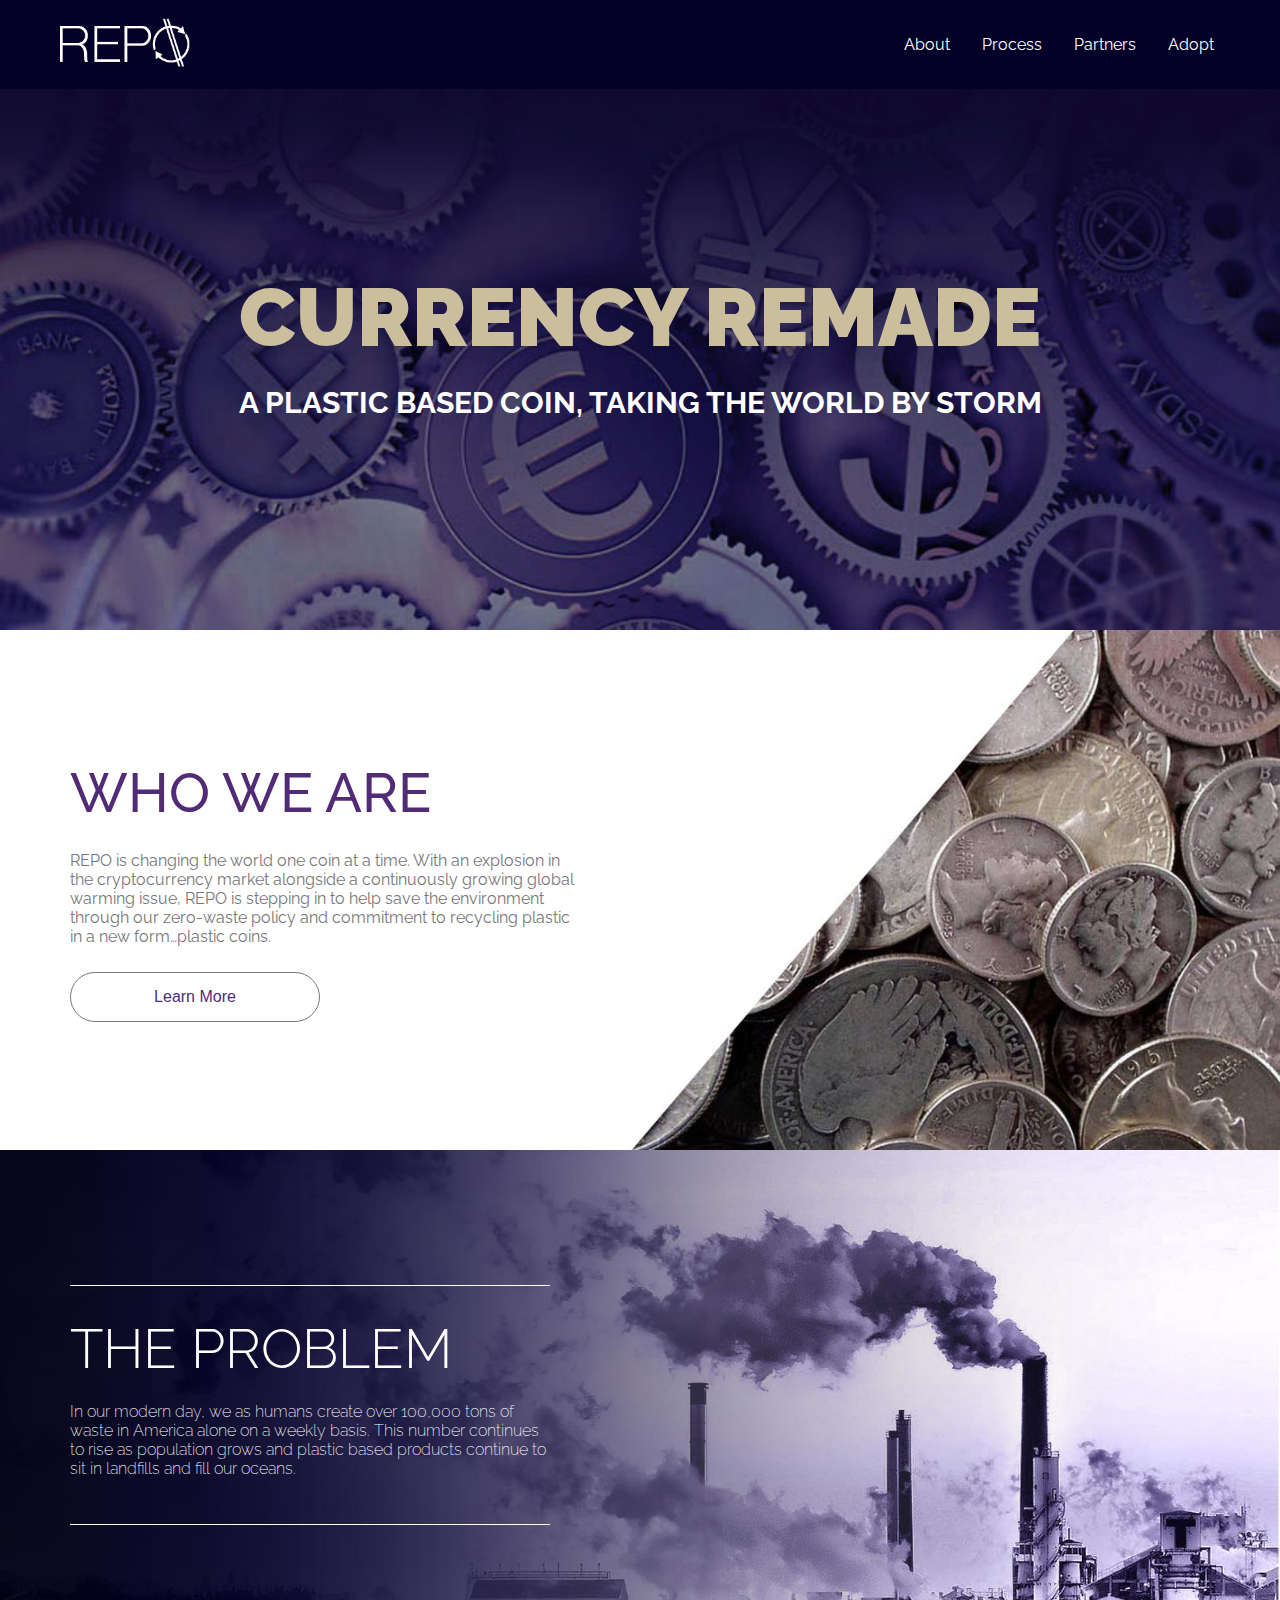
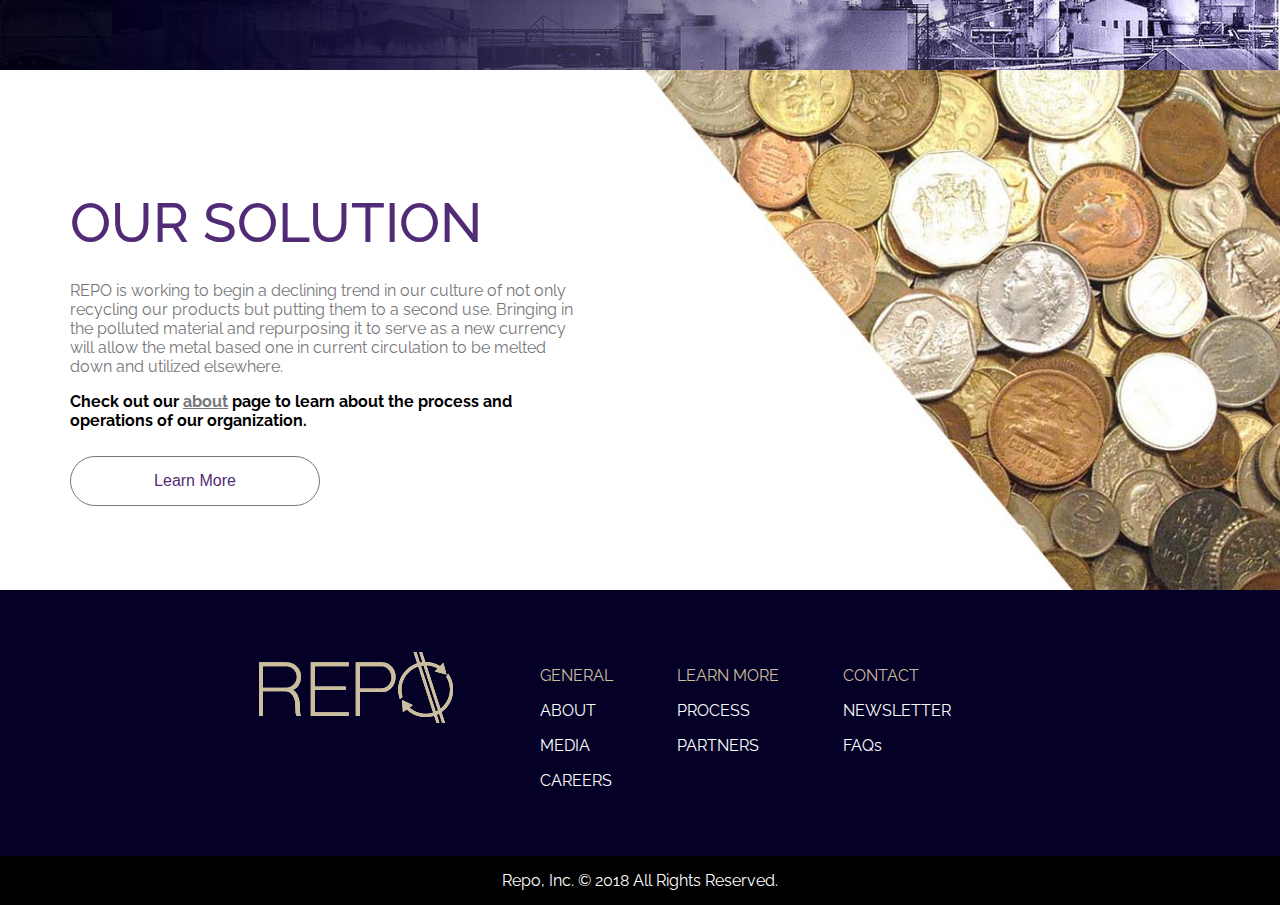
<file: index.html>
<!doctype html>
<html>
<head>
<meta charset="UTF-8">
<meta name="viewport" content="width=device-width, initial-scale=1">
	<title>WELCOME</title>
	<link href="https://fonts.googleapis.com/css?family=Raleway" rel="stylesheet">
	<link rel="stylesheet" type="text/css" href="css/main.css">
	<link rel="stylesheet" media="screen and (min-width: 1186px) and (max-width: 1452px)" href="css/tophigh.css">
	<link rel="stylesheet" media="screen and (min-width: 1038px) and (max-width: 1185px)" href="css/large.css">
	<link rel="stylesheet" media="screen and (min-width: 813px) and (max-width: 1037px)" href="css/biggish.css">
	<link rel="stylesheet" media="screen and (min-width: 727px) and (max-width: 812px)" href="css/liddy.css">
	<link rel="stylesheet" media="screen and (min-width: 600px) and (max-width: 726px)" href="css/medium.css">
	<link rel="stylesheet" media="screen and (min-width: 406px) and (max-width: 599px)" href="css/middy.css">
	<link rel="stylesheet" media="screen and (min-width: 300px) and (max-width: 405px)" href="css/small.css">

	<link rel="icon" href="images/repotab_ai/repo_tab.png">
</head>

<body>
	 <header>
		 <nav>
	<a href="index.html"><img src="images/logo-white.png" id="siteID"></a>
</div>

<ul>
	<li><a href="about.html">About</a></li>
	<li><a href="process.html">Process</a></li>
	<li><a href="partners.html">Partners</a></li>
	<li><a href="adopt.html">Adopt</a></li>
</ul>
</nav>


	<div id="center">
        <h1 id="big">CURRENCY REMADE</h1>
        <h2>A PLASTIC BASED COIN, TAKING THE WORLD BY STORM</h2>
		</div>
    </header>

<main>
	<section class="maininfo">
	<div class="content-wrap-paragraph">

	<div class="col_left">
			<h1 class="purple"> WHO WE ARE </h1>
			<p> REPO is changing the world one coin at a time. With an explosion in the cryptocurrency market alongside a continuously growing global warming issue, REPO is stepping in to help save the environment through our zero-waste policy and commitment to recycling plastic in a new form…plastic coins.
 </p>
		<button class="button"><a href="about.html"> Learn More </a> </button>

		</div>
		</div>
	</section>



		<section class="maininfo_secondsection">

	<div class="content-wrap-paragraph">

	<div class="problem">
	<div class="col_left">
			<h1 class="white"> THE PROBLEM </h1>
			<p class="text_secondsection">In our modern day, we as humans create over 100,000 tons of waste in America alone on a weekly basis. This number continues to rise as population grows and plastic based products continue to sit in landfills and fill our oceans.</p>
	</div>
		</div>
		</div>
	</section>


	<section class="maininfo_thirdsection">
	<div class="content-wrap-paragraph">

	<div class="col_left">
			<h1 class="purple"> OUR SOLUTION </h1>
			<p> REPO is working to begin a declining trend in our culture of not only recycling our products but putting them to a second use. Bringing in the polluted material and repurposing it to serve as a new currency will allow the metal based one in current circulation to be melted down and utilized elsewhere.
 </p>

 <p style="color:black"><b>Check out our <a href="about.html">about</a> page to learn about the process and operations of our organization.</b></p>

		<button class="button"><a href="about.html"> Learn More </a> </button>

		</div>
		</div>
	</section>


	</main>
<footer>
	<div id="allfooter">
			<a href="index.html"><img class="logo_footer" src="images/logo_footer.png"></a>
	<div class="inline">
		<p class="gold_footer">GENERAL</p>
		<p class="white_footer"><a href="about.html">ABOUT</a></p>
		<p class="white_footer"><a href="media.html">MEDIA</a></p>
		<p class="white_footer"><a href="careers.html">CAREERS</a></p>
		</div>

		<div class="inline">
			<p class="gold_footer">LEARN MORE</p>
		<p class="white_footer"><a href="process.html">PROCESS</a></p>
		<p class="white_footer"><a href="partners.html">PARTNERS</a></p>
		</div>

			<div class="inline">
			<p class="gold_footer">CONTACT </p>
		<p class="white_footer"><a href="contact.html">NEWSLETTER</a></p>
		<p class="white_footer"><a href="contact.html">FAQs</a></p>
	</div>
</div>
	<p class="copyright white_footer"> Repo, Inc. &copy; 2018 All Rights Reserved. </p>
	</footer>
</body>
</html>
</file>
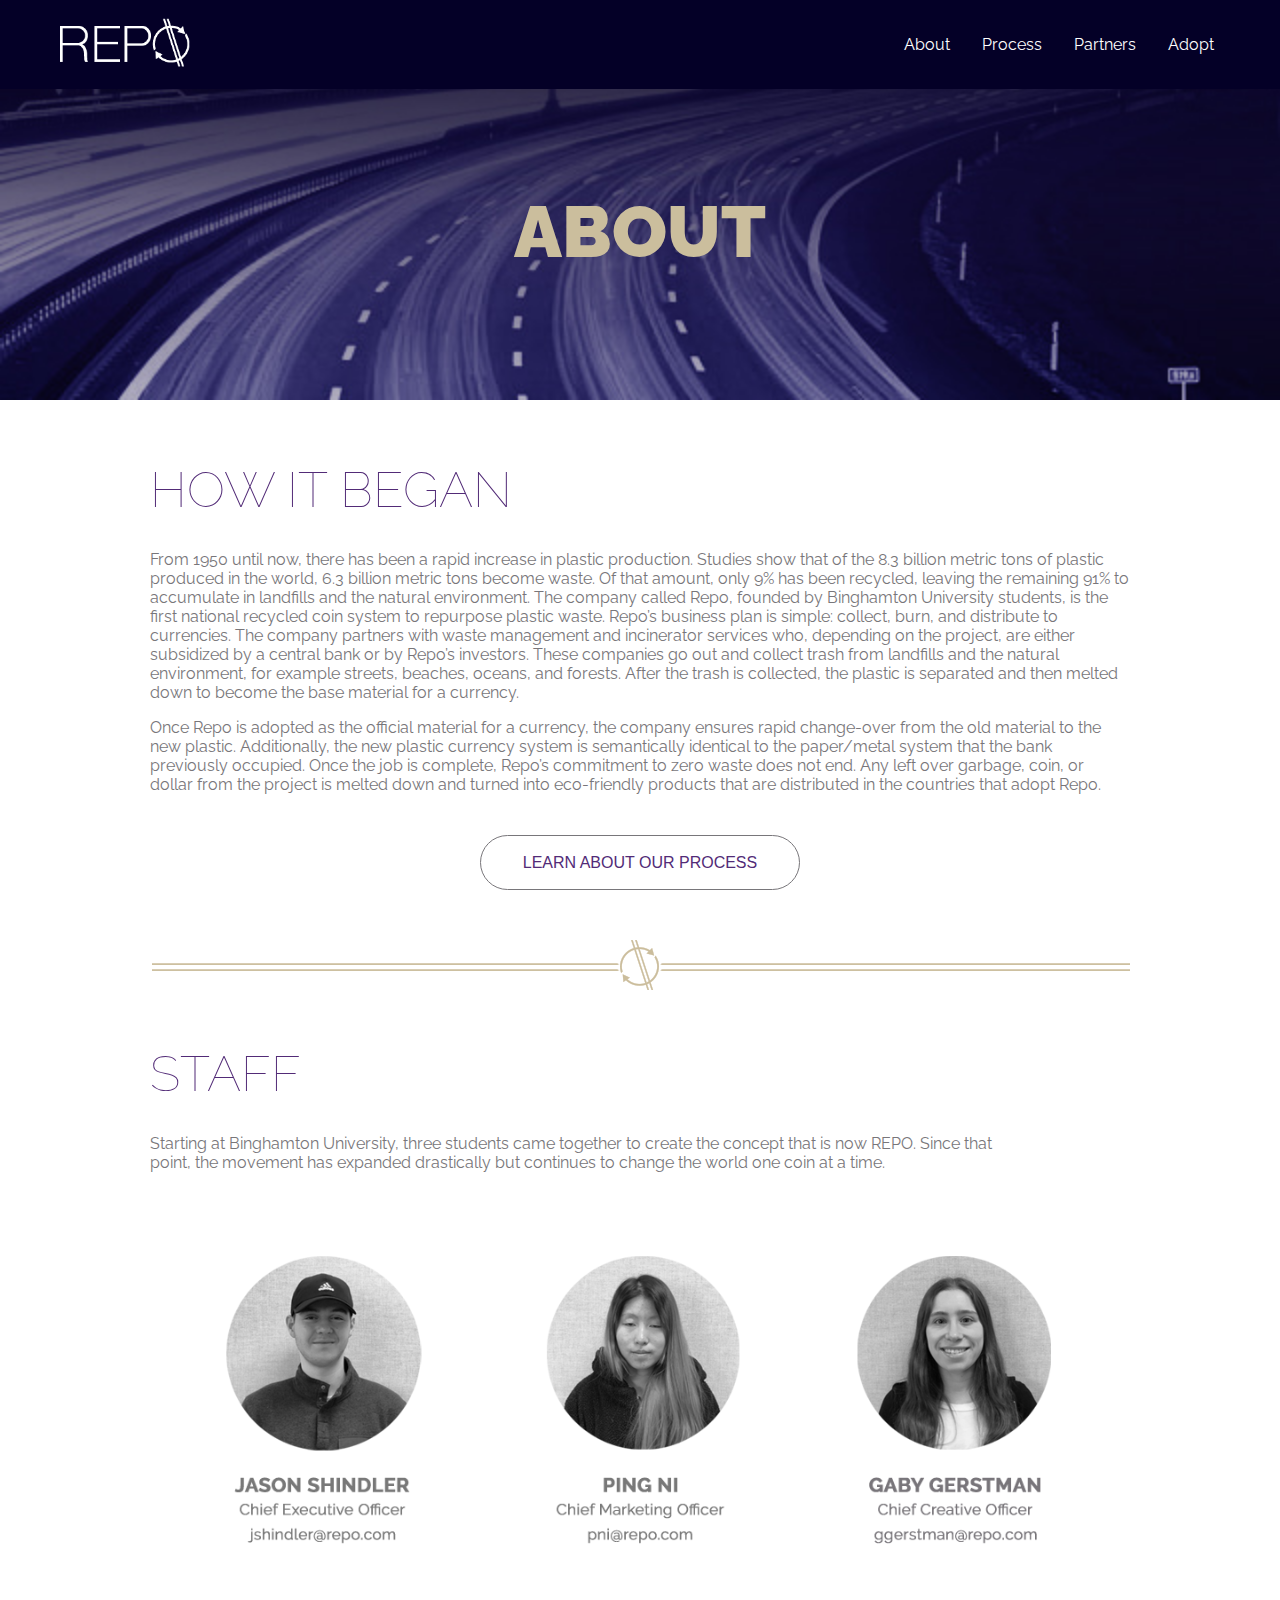
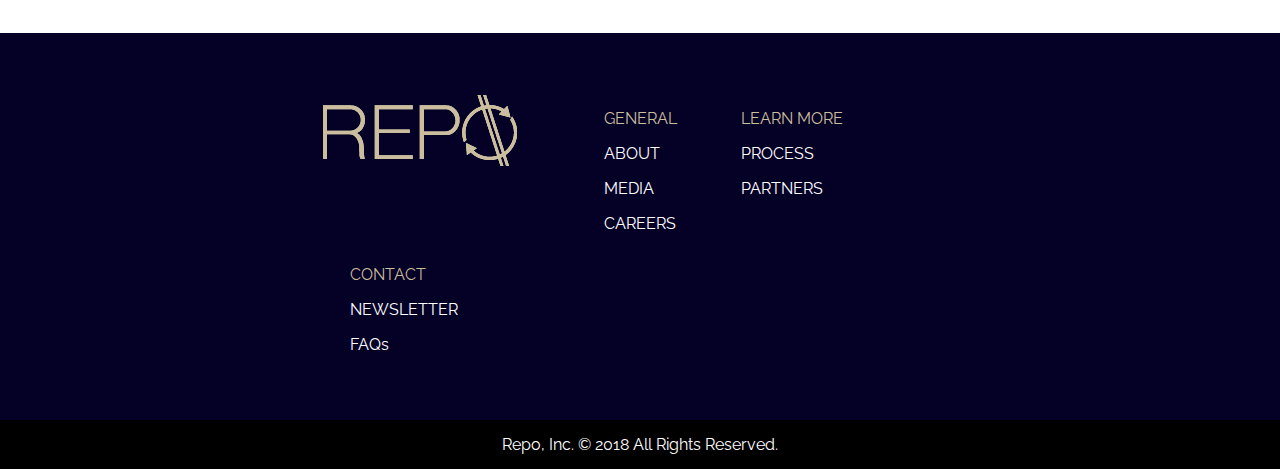
<file: about.html>
<!doctype html>
<html>
<head>
<meta charset="UTF-8">
	<title>ABOUT</title>
	<link href="https://fonts.googleapis.com/css?family=Raleway" rel="stylesheet">
	<link rel="stylesheet" href="css/about.css">
	<link rel="icon" href="images/repotab_ai/repo_tab.png">

</head>
<body>
	 <header>
		 <nav>
			 <div>
	<a href="index.html"><img src="images/logo-white.png" id="siteID"></a>
</div>

<ul>
	<li><a href="about.html">About</a></li>
	<li><a href="process.html">Process</a></li>
	<li><a href="partners.html">Partners</a></li>
	<li><a href="adopt.html">Adopt</a></li>


</ul>
</nav>

	<div id="center">
        <h1 id="big">ABOUT</h1>
        <h2></h2>
		</div>
    </header>

<main>
	<section class="maininfo">
	<div class="content-wrap-paragraph">
			<div class="col_left_long">


			<h1 id="began" class="purple"> HOW IT BEGAN </h1>
			<p> From 1950 until now, there has been a rapid increase in plastic production. Studies
show that of the 8.3 billion metric tons of plastic produced in the world, 6.3 billion
metric tons become waste. Of that amount, only 9% has been recycled, leaving the
remaining 91% to accumulate in landfills and the natural environment. The company
called Repo, founded by Binghamton University students, is the first national recycled
coin system to repurpose plastic waste. Repo’s business plan is simple: collect,
burn, and distribute to currencies. The company partners with waste management
and incinerator services who, depending on the project, are either subsidized by
a central bank or by Repo’s investors. These companies go out and collect trash
from landfills and the natural environment, for example streets, beaches, oceans, and
forests. After the trash is collected, the plastic is separated and then melted down to become the base material for a currency.</p>
<p>Once Repo is adopted as the official material for a currency, the company ensures
rapid change-over from the old material to the new plastic. Additionally, the new
plastic currency system is semantically identical to the paper/metal system that the
bank previously occupied. Once the job is complete, Repo’s commitment to zero
waste does not end. Any left over garbage, coin, or dollar from the project is melted
down and turned into eco-friendly products that are distributed in the countries that
adopt Repo. </p>
				<div class="topbutton">
		<button class="button"><a href="process.html">LEARN ABOUT OUR PROCESS</a> </button>
				</div>
				</div>
		</div>

			<div class="col_left_long">

<div class="content-wrap-paragraph">
				<img class="sectionimage" src="images/banner.png">

			<h1 id="workwithus" class="purple"> STAFF </h1>
			<p class="text"> Starting at Binghamton University, three students came together to create the concept that is now REPO.  Since that point, the movement has expanded drastically but continues to change the world one coin at a time. </p></div>
				<img class="center" id="headshots" src="images/Headshots.png">
		</div>
	</section>
</main>

<footer>
	<div class="allfooter">
			<img class="logo_footer" src="images/logo_footer.png">
	<div class="inline">
		<p class="gold_footer">GENERAL</p>
		<p class="white_footer"><a href="about.html">ABOUT</a></p>
		<p class="white_footer"><a href="media.html">MEDIA</a></p>
		<p class="white_footer"><a href="careers.html">CAREERS</a></p>
		</div>

		<div class="inline">
			<p class="gold_footer">LEARN MORE</p>
		<p class="white_footer"><a href="process.html">PROCESS</a></p>
		<p class="white_footer"><a href="partners.html">PARTNERS</a></p>
		</div>

			<div class="inline">
			<p class="gold_footer">CONTACT </p>
		<p class="white_footer"><a href="contact.html">NEWSLETTER</a></p>
		<p class="white_footer"><a href="contact.html">FAQs</a></p>
		</div>
	</div>

	<p class="copyright white_footer"> Repo, Inc. &copy; 2018 All Rights Reserved. </p>
	</footer>
</body>
</html>
</file>
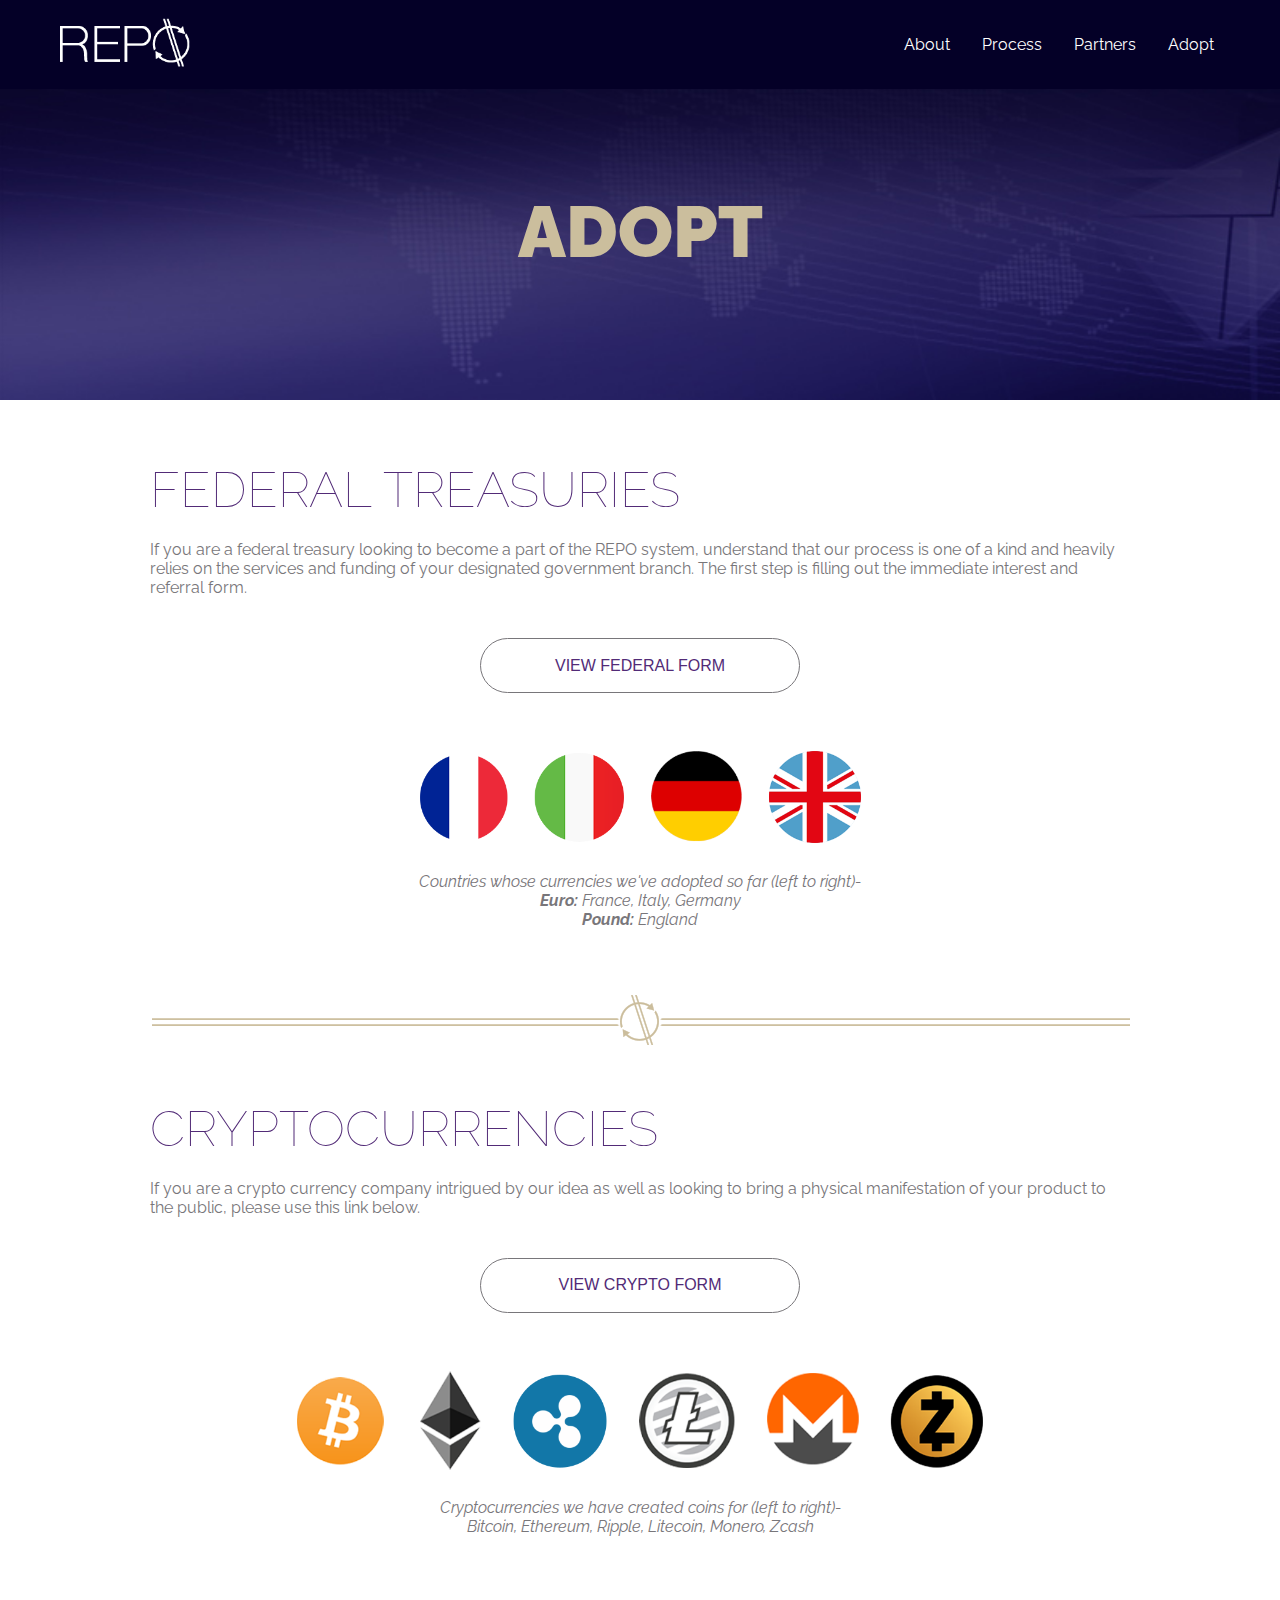
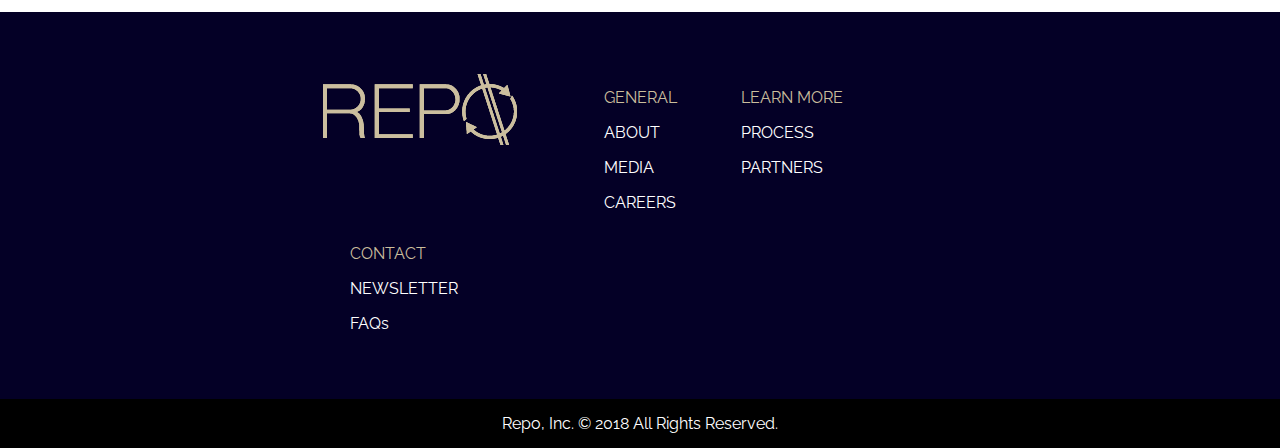
<file: adopt.html>
<!doctype html>
<html>
<head>
<meta charset="UTF-8">
	<title>ADOPT</title>
	<link href="https://fonts.googleapis.com/css?family=Raleway" rel="stylesheet">
	<link rel="stylesheet" href="css/adopt.css">
	<link rel="icon" href="images/repotab_ai/repo_tab.png">

</head>
<body>
	 <header>
		 <body>
		 	 <header>
		 		 <nav>
		 			 <div>
		 	<a href="index.html"><img src="images/logo-white.png" id="siteID"></a>
		 </div>

		 <ul>
		 	<li><a href="about.html">About</a></li>
		 	<li><a href="process.html">Process</a></li>
		 	<li><a href="partners.html">Partners</a></li>
		 	<li><a href="adopt.html">Adopt</a></li>


		 </ul>
		 </nav>

	<div id="center">
        <h1 id="big">ADOPT</h1>
        <h2></h2>
		</div>
    </header>


	<main>
	<section class="maininfo">
	<div class="content-wrap-paragraph">

	<div class="col_left_long">
			<h1 class="purple"> FEDERAL TREASURIES </h1>
<p>If you are a federal treasury looking to become a part of the REPO system, understand that our process is one of a kind and heavily relies on the services and funding of your designated government branch. The first step is filling out the immediate interest and referral form.</p>

		</div>
		<div class="topbutton">
				<button class="button"><a href="https://docs.google.com/forms/d/e/1FAIpQLSdhy3CNarS-c9TzaP-0xpgXUWXh2nvU3h160tLnF5MK9HrHJQ/viewform?c=0&w=1"> VIEW FEDERAL FORM </a> </button>
								<div class="center_crypto">
				<img src="images/flags.png" width="45%;">
						<p class="cryptotext"> <i>Countries whose currencies we've adopted so far (left to right)-<br><b>Euro: </b>France, Italy, Germany<br><b>Pound: </b>England</i></p>

		</div>

				<img class="sectionimage" src="images/banner.png">

			<div class="col_left_long">
			<h1 class="purple"> CRYPTOCURRENCIES </h1>
		<p>If you are a crypto currency company intrigued by our idea as well as looking to bring a physical manifestation of your product to the public, please use this link below. </p>

				<div class="topbutton">
				<button class="button"><a href="https://docs.google.com/forms/d/e/1FAIpQLSdhy3CNarS-c9TzaP-0xpgXUWXh2nvU3h160tLnF5MK9HrHJQ/viewform?c=0&w=1"> VIEW CRYPTO FORM </a> </button>

					<div class="center_crypto">
				<img src="images/cryptocurrency2.png" width="70%;">
						<p class="cryptotext"> <i>Cryptocurrencies we have created coins for (left to right)- <br>
						Bitcoin, Ethereum, Ripple, Litecoin, Monero, Zcash </i></p>

					</div>

				</div>

		</div>
		</div>
		</div>
			</section>
</main>




<footer>
	<div class="allfooter">
			<img class="logo_footer" src="images/logo_footer.png">
	<div class="inline">
		<p class="gold_footer">GENERAL</p>
		<p class="white_footer"><a href="about.html">ABOUT</a></p>
		<p class="white_footer"><a href="media.html">MEDIA</a></p>
		<p class="white_footer"><a href="careers.html">CAREERS</a></p>
		</div>

		<div class="inline">
			<p class="gold_footer">LEARN MORE</p>
		<p class="white_footer"><a href="process.html">PROCESS</a></p>
		<p class="white_footer"><a href="partners.html">PARTNERS</a></p>
		</div>

			<div class="inline">
			<p class="gold_footer">CONTACT </p>
		<p class="white_footer"><a href="contact.html">NEWSLETTER</a></p>
		<p class="white_footer"><a href="contact.html">FAQs</a></p>
		</div>
	</div>

	<p class="copyright white_footer"> Repo, Inc. &copy; 2018 All Rights Reserved. </p>
	</footer>
</body>
</html>
</file>
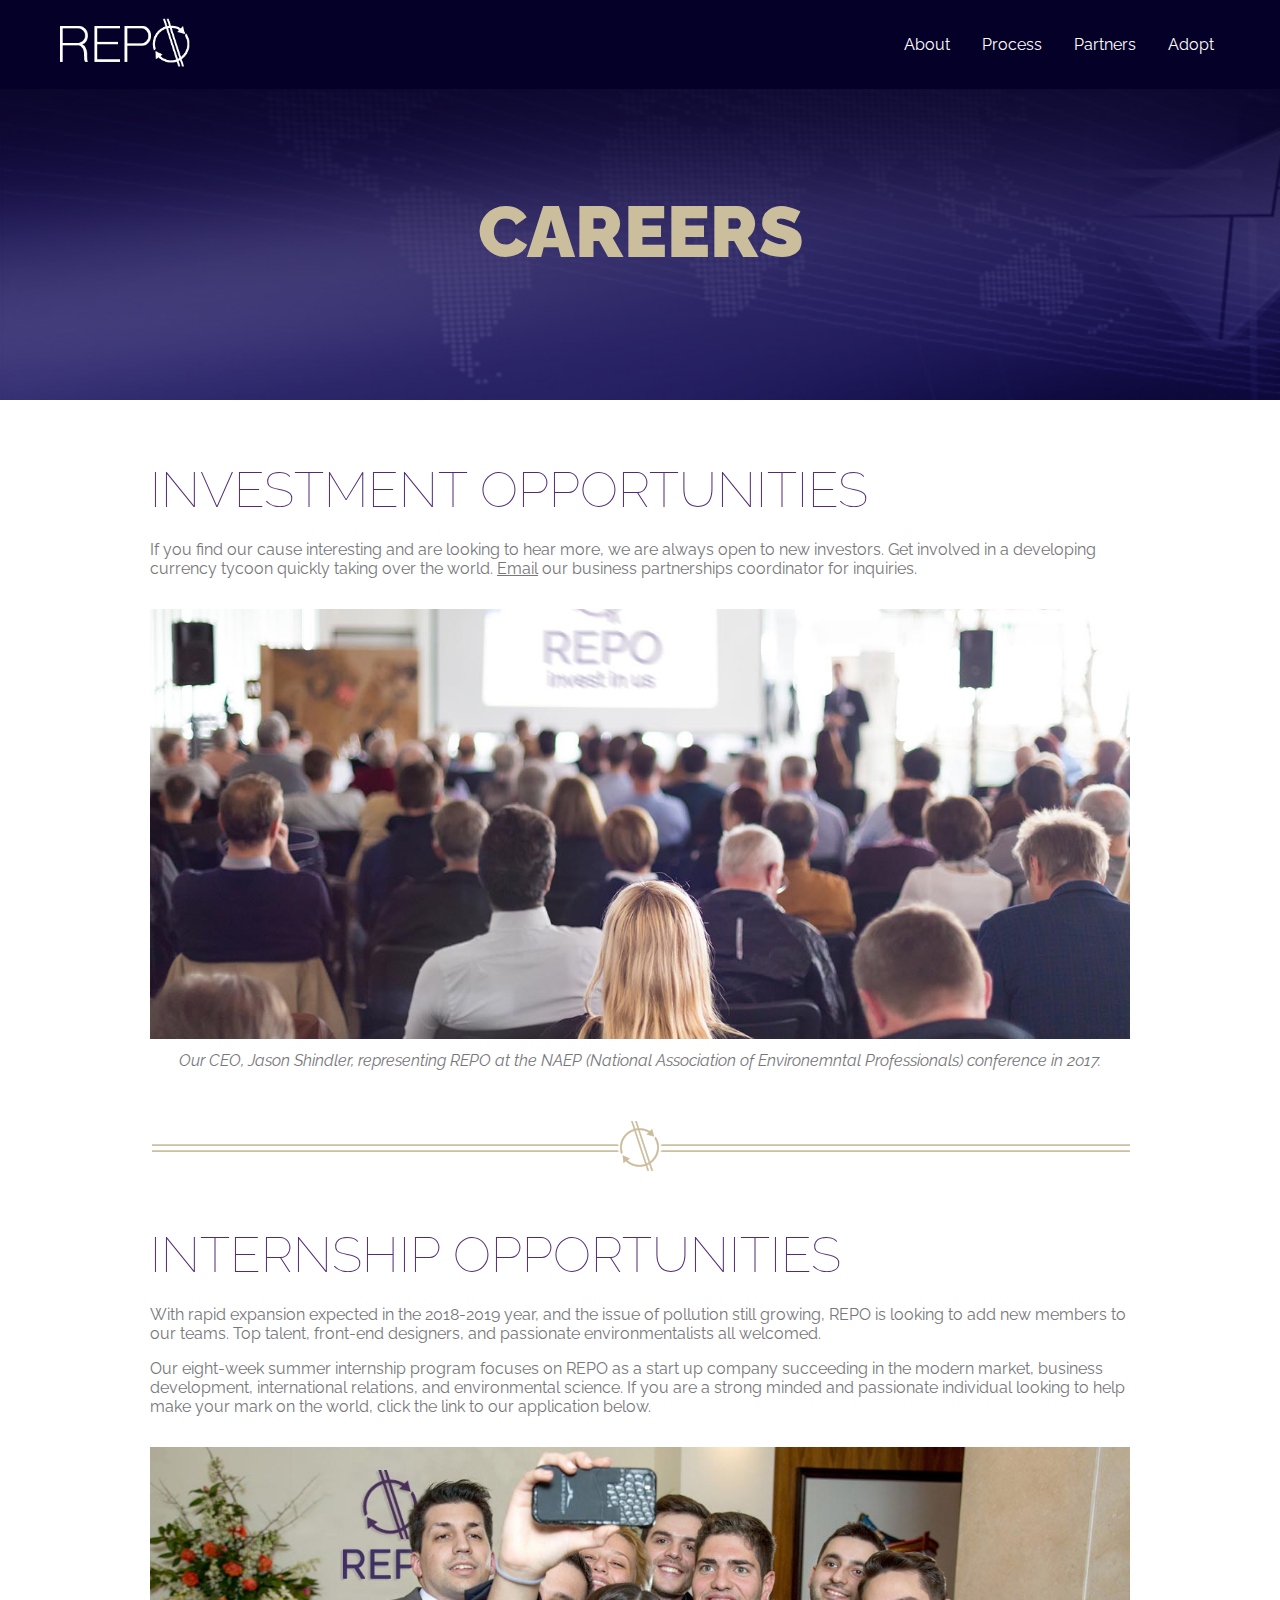
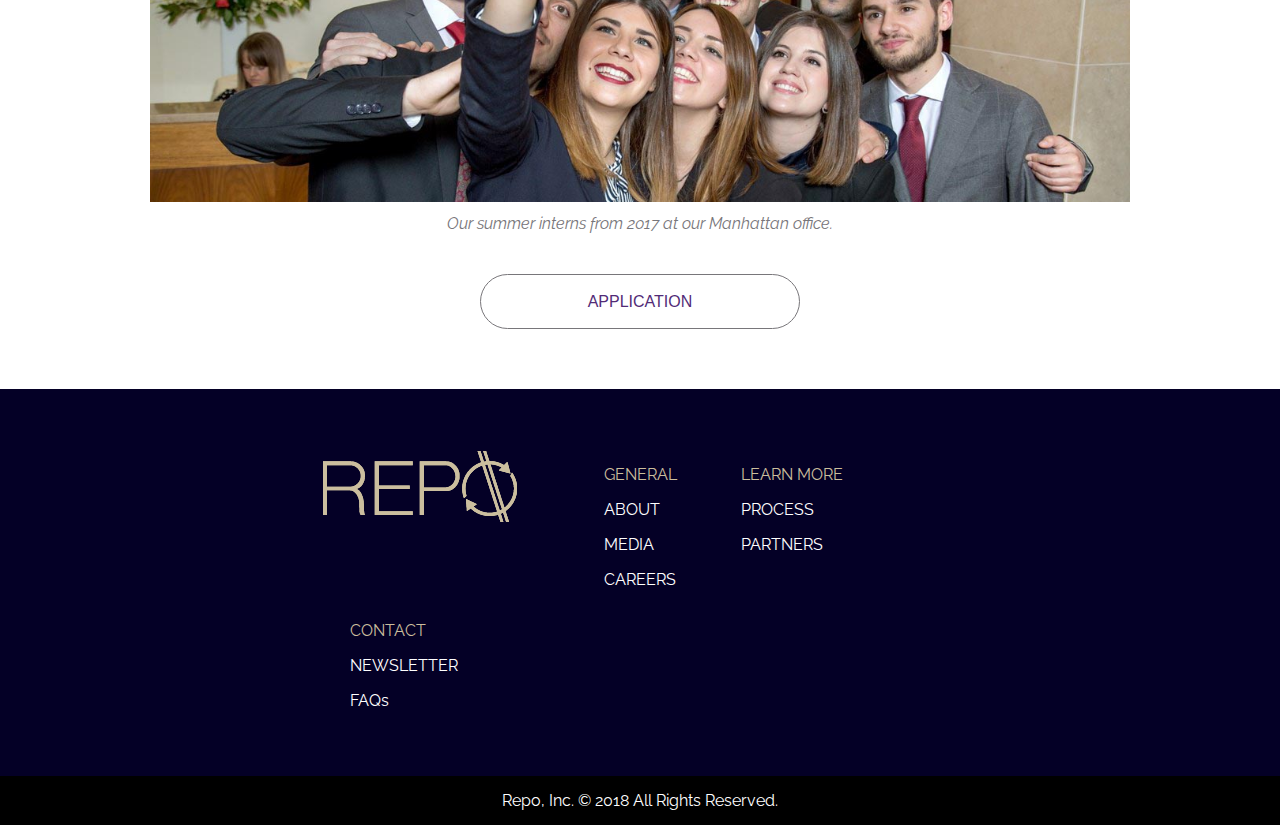
<file: careers.html>
<!doctype html>
<html>
<head>
<meta charset="UTF-8">
	<title>CAREERS</title>
	<link href="https://fonts.googleapis.com/css?family=Raleway" rel="stylesheet">
	<link rel="stylesheet" href="css/careers.css">
	<link rel="icon" href="images/repotab_ai/repo_tab.png">

</head>
<body>
	 <header>
		 <nav>
	<a href="index.html"><img src="images/logo-white.png" id="siteID"></a>
</div>

<ul>
	<li><a href="about.html">About</a></li>
	<li><a href="process.html">Process</a></li>
	<li><a href="partners.html">Partners</a></li>
	<li><a href="adopt.html">Adopt</a></li>


</ul>
</nav>
	<div id="center">
        <h1 id="big">CAREERS</h1>
        <h2></h2>
		</div>
    </header>

<main>
	<section class="maininfo">
	<div class="content-wrap-paragraph">

	<div class="col_left">

		<h1 class="purple"> INVESTMENT OPPORTUNITIES</h1>
<p>If you find our cause interesting and are looking to hear more, we are always open to new investors. Get involved in a developing currency tycoon quickly taking over the world. <a href="mailto:business_c@repo.com">Email</a> our business partnerships coordinator for inquiries.</p>

		<img class="interns" src="images/investors.jpg">
<p class="interns_paragraph"> <i>Our CEO, Jason Shindler, representing REPO at the NAEP (National Association of Environemntal Professionals) conference in 2017.</i> </p>

				<img class="sectionimage" src="images/banner.png">

			<h1 id="getinvolved" class="purple">INTERNSHIP OPPORTUNITIES</h1>
<p>With rapid expansion expected in the 2018-2019 year, and the issue of pollution still growing, REPO is looking to add new members to our teams. Top talent, front-end designers, and passionate environmentalists all welcomed.</p>
<p>Our eight-week summer internship program focuses on REPO as a start up company succeeding in the modern market, business development, international relations, and environmental science. If you are a strong minded and passionate individual looking to help make your mark on the world, click the link to our application below.</p>
				<img class="interns" src="images/interns.jpg">
		<p class="interns_paragraph"> <i> Our summer interns from 2017 at our Manhattan office.</i> </p>

		<div class="topbutton">
		<button class="button"><a href="https://docs.google.com/forms/d/e/1FAIpQLSdhy3CNarS-c9TzaP-0xpgXUWXh2nvU3h160tLnF5MK9HrHJQ/viewform?c=0&w=1.html"> APPLICATION </a> </button>
		</div>

		</div>
		</div>
	</section>
</main>

<footer>
	<div class="allfooter">
			<img class="logo_footer" src="images/logo_footer.png">
	<div class="inline">
		<p class="gold_footer">GENERAL</p>
		<p class="white_footer"><a href="about.html">ABOUT</a></p>
		<p class="white_footer"><a href="media.html">MEDIA</a></p>
		<p class="white_footer"><a href="careers.html">CAREERS</a></p>
		</div>

		<div class="inline">
			<p class="gold_footer">LEARN MORE</p>
		<p class="white_footer"><a href="process.html">PROCESS</a></p>
		<p class="white_footer"><a href="partners.html">PARTNERS</a></p>
		</div>

			<div class="inline">
			<p class="gold_footer">CONTACT </p>
		<p class="white_footer"><a href="contact.html">NEWSLETTER</a></p>
		<p class="white_footer"><a href="contact.html">FAQs</a></p>
		</div>
	</div>

	<p class="copyright white_footer"> Repo, Inc. &copy; 2018 All Rights Reserved. </p>
	</footer>

</body>
</html>
</file>
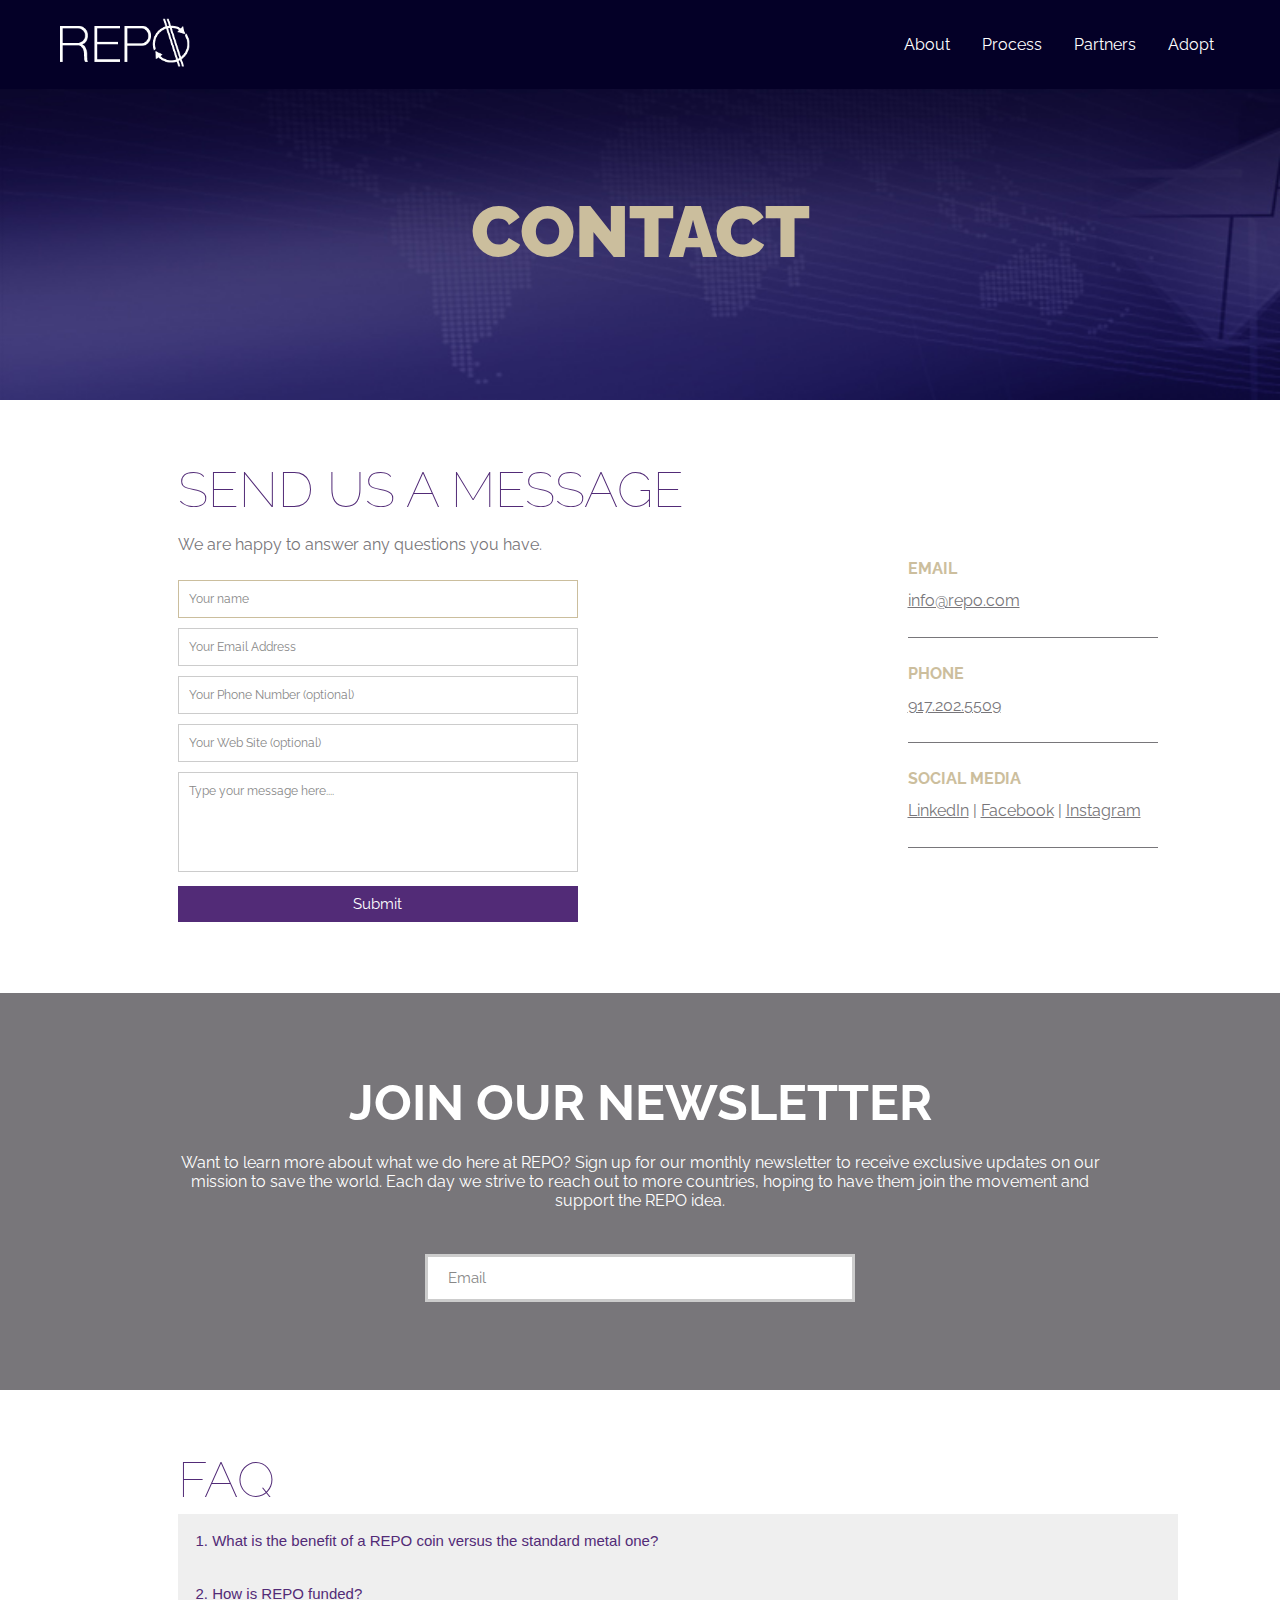
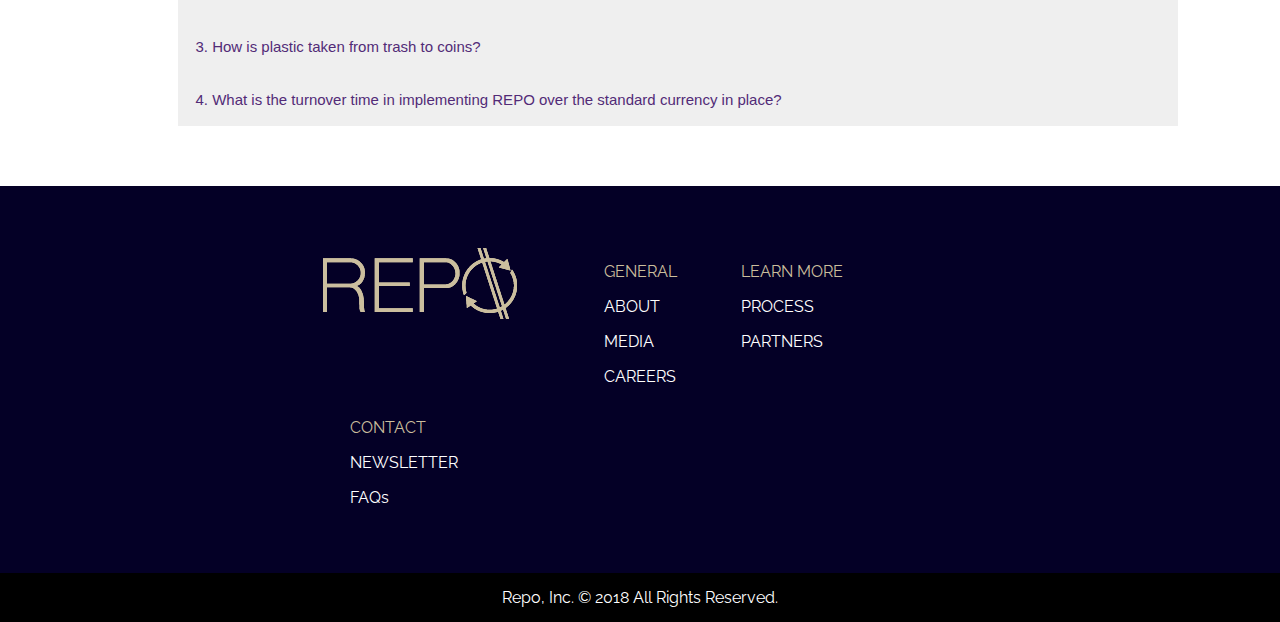
<file: contact.html>
<!doctype html>
<html>
<head>
<meta charset="UTF-8">
	<title>CONTACT</title>
	<link href="https://fonts.googleapis.com/css?family=Raleway" rel="stylesheet">
	<link rel="stylesheet" href="css/contact.css">
	<link rel="icon" href="images/repotab_ai/repo_tab.png">

</head>
<body>
	 <header>
		 <nav>
	<a href="index.html"><img src="images/logo-white.png" id="siteID"></a>
</div>

<ul>
	<li><a href="about.html">About</a></li>
	<li><a href="process.html">Process</a></li>
	<li><a href="partners.html">Partners</a></li>
	<li><a href="adopt.html">Adopt</a></li>


</ul>
</nav>
	<div id="center">
        <h1 id="big">CONTACT</h1>
        <h2></h2>
		</div>
    </header>



	<section class="maininfo">
	<div class="content-wrap-paragraph">
				<h1 class="purplehead"> SEND US A MESSAGE </h1>
		<div class="container">
  <form id="contact" action="" method="post">
    <p class="p_message">We are happy to answer any questions you have.</p>
    <fieldset>
      <input placeholder="Your name" type="text" tabindex="1" required autofocus>
    </fieldset>
    <fieldset>
      <input placeholder="Your Email Address" type="email" tabindex="2" required>
    </fieldset>
    <fieldset>
      <input placeholder="Your Phone Number (optional)" type="tel" tabindex="3" required>
    </fieldset>
    <fieldset>
      <input placeholder="Your Web Site (optional)" type="url" tabindex="4" required>
    </fieldset>
    <fieldset>
      <textarea placeholder="Type your message here...." tabindex="5" required></textarea>
    </fieldset>
    <fieldset>
      <button name="submit" type="submit" id="contact-submit" data-submit="...Sending">Submit</button>
    </fieldset>
  </form>
</div>
		<br><br><br><br>


		<div class="right_contact">
				<p class="title_contact">EMAIL</p>
			<p class="answer_contact"><a href="mailto:info@repo.com"> info@repo.com </a></p>
				<p class="title_contact">PHONE </p>
			<p class="answer_contact"> <a href="tel:+9162025509">917.202.5509</a></p>
				<p class="title_contact">SOCIAL MEDIA</p>
			<p class="answer_contact"> <a href="#">LinkedIn</a> | <a href="#">Facebook</a> | <a href="#">Instagram</a> </p>
					</div>

	</div>
	</section>


<main>

		<section class="newscontainer">
	<div class="content-wrap-paragraph">
		<div class="col_left_long">
	<h1 id="white"> JOIN OUR NEWSLETTER </h1>
<p class="text_news">Want to learn more about what we do here at REPO? Sign up for our monthly newsletter to receive exclusive updates on our mission to save the world. Each day we strive to reach out to more countries, hoping to have them join the movement and support the REPO idea.</p>
			<form class="bottom">
  <label for="fname"></label>
  <input type="text" id="fname" name="fname" value="" placeholder="Email">
</form>
</div>
		</div>

		</section>




	<section class="maininfo">
	<div class="content-wrap-paragraph">
			<h1 class="purple"> FAQ </h1>

<button class="accordion">1. What is the benefit of a REPO coin versus the standard metal one?</button>
<div class="panel">
<p>As a lightweight alternative, REPO coins help save the world while also keeping your pockets from sagging. Place them in your wallet with ease and no worry.</p>
</div>

<button class="accordion">2. How is REPO funded?</button>
<div class="panel">
	<p>Please check out our <a href="funding.html">funding</a> page to understand the breakdown of our monetary backing.</p>
</div>

<button class="accordion">3. How is plastic taken from trash to coins?</button>
<div class="panel">
	<p>Please check out our <a href="process.html"> process</a> page for a better understanding of how we make plastic coins.</p>
</div>


<button class="accordion">4. What is the turnover time in implementing REPO over the standard currency in place?</button>
<div class="panel">
<p>We begin a one-year process starting with immediate collection all the way through full usage nation wide. Each country is provided a full staff operations team to oversee the cycle.</p>
</div>

		<script>
var acc = document.getElementsByClassName("accordion");
var i;

for (i = 0; i < acc.length; i++) {
    acc[i].addEventListener("click", function() {
        this.classList.toggle("active");
        var panel = this.nextElementSibling;
        if (panel.style.display === "block") {
            panel.style.display = "none";
        } else {
            panel.style.display = "block";
        }
    });
}
</script>
		</div>
		</section>


</main>
<footer>
	<div class="allfooter">
			<img class="logo_footer" src="images/logo_footer.png">
	<div class="inline">
		<p class="gold_footer">GENERAL</p>
		<p class="white_footer"><a href="about.html">ABOUT</a></p>
		<p class="white_footer"><a href="media.html">MEDIA</a></p>
		<p class="white_footer"><a href="careers.html">CAREERS</a></p>
		</div>

		<div class="inline">
			<p class="gold_footer">LEARN MORE</p>
		<p class="white_footer"><a href="process.html">PROCESS</a></p>
		<p class="white_footer"><a href="partners.html">PARTNERS</a></p>
		</div>

			<div class="inline">
			<p class="gold_footer">CONTACT </p>
		<p class="white_footer"><a href="contact.html">NEWSLETTER</a></p>
		<p class="white_footer"><a href="contact.html">FAQs</a></p>
		</div>
	</div>

	<p class="copyright white_footer"> Repo, Inc. &copy; 2018 All Rights Reserved. </p>
	</footer>
</body>
</html>
</file>
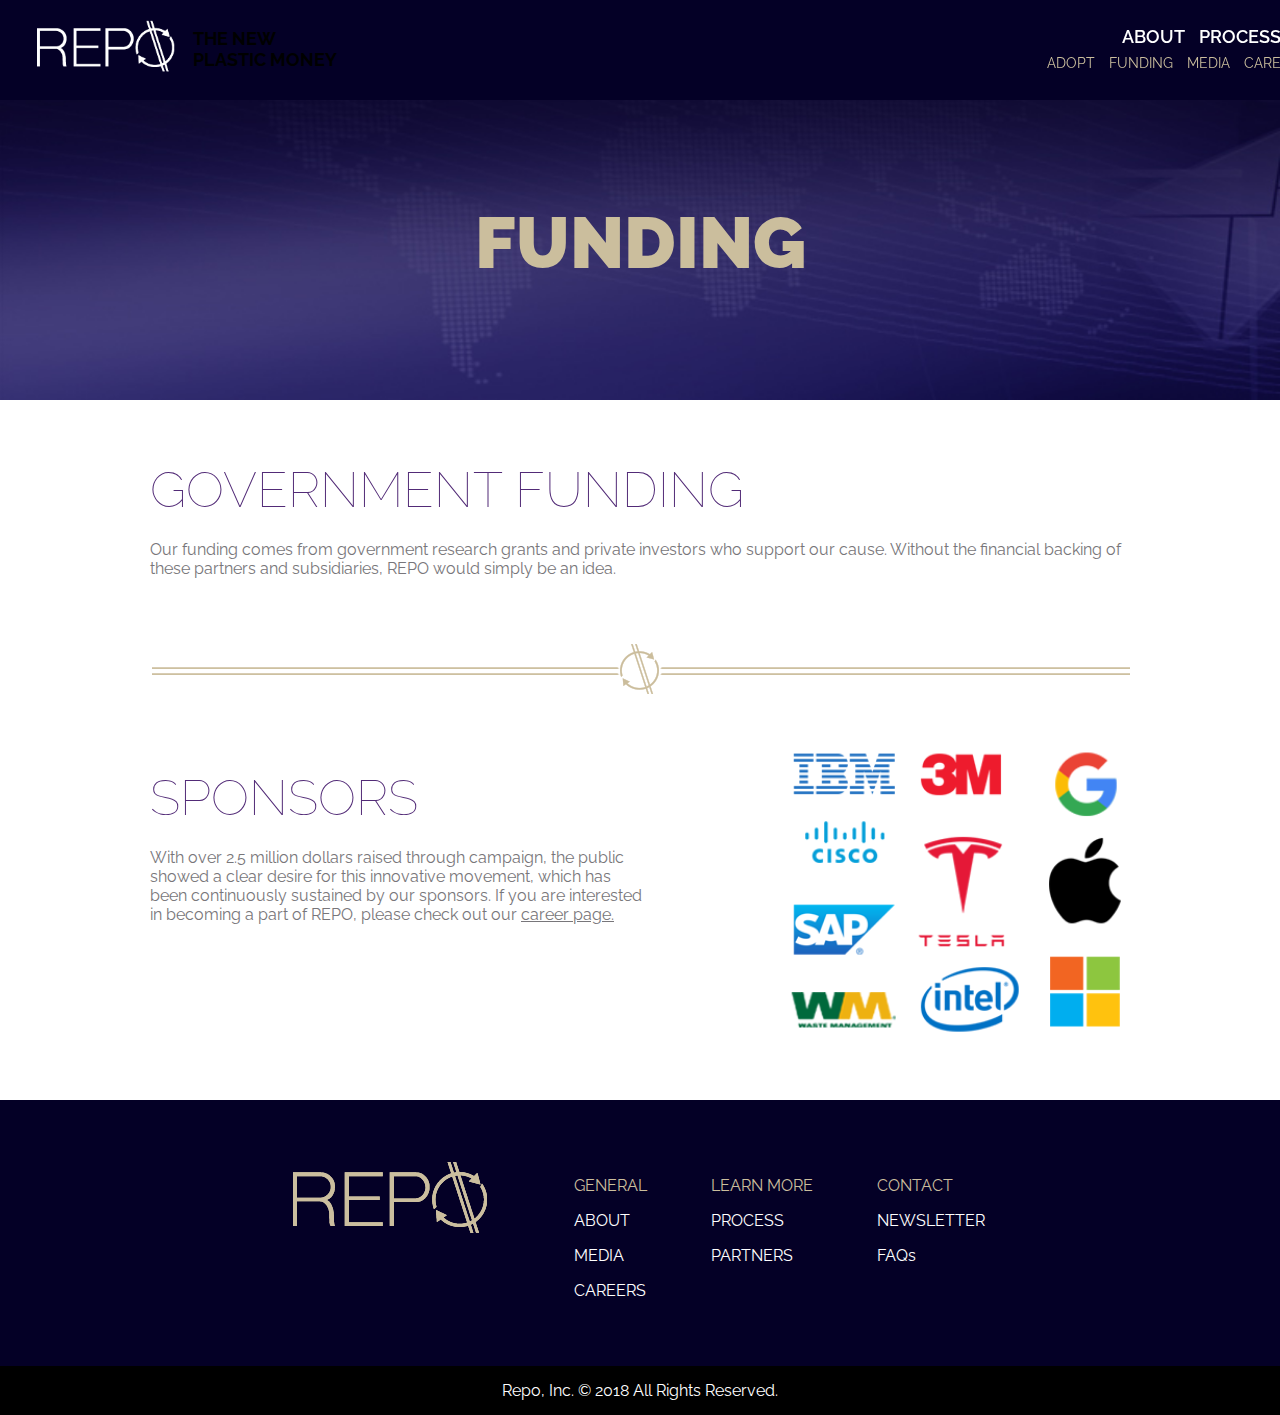
<file: funding.html>
<!doctype html>
<html>
<head>
<meta charset="UTF-8">
	<title>FUNDING</title>
	<link href="https://fonts.googleapis.com/css?family=Raleway" rel="stylesheet">
	<link rel="stylesheet" href="css/funding.css">
	<link rel="icon" href="images/repotab_ai/repo_tab.png">

</head>
<body>
	 <header>
		 <div class="bg_color">
	<a href="index.html"><img src="images/logo-white.png" class="siteid"></a>
	<h3 class="tag">THE NEW <br>PLASTIC MONEY</h3>
	 <div class="menu">
	 <div class="menu_top">
		 <nav>
			<ul>
				<li><a href="about.html">ABOUT</a></li>
				<li><a href="process.html">PROCESS</a></li>
				<li><a href="partners.html">PARTNERS</a></li>
			 </ul>
		</nav>	
	</div>
	<div class="menu_bottom">
		<nav>
			<ul>
					<li><a href="adopt.html">ADOPT</a></li>
					<li><a href="funding.html">FUNDING</a></li>
					<li><a href="media.html">MEDIA</a></li>
					<li><a href="careers.html">CAREERS</a></li>
					<li><a href="contact.html">CONTACT</a></li>
			</ul>
		</nav>
	 </div>
	</div>
	 </div>
	<div id="center">
        <h1 id="big">FUNDING</h1>
        <h2></h2>
		</div>
    </header>

	
		<main>
	<article class="maininfo">
	<div class="content-wrap-paragraph">		

					<h1 class="purple"> GOVERNMENT FUNDING </h1>
			<div class="col_left_long">
<p>Our funding comes from government research grants and private investors who support our cause. Without the financial backing of these partners and subsidiaries, REPO would simply be an idea.</p>

		
						<img class="sectionimage" src="images/banner.png">

		
		
	<div class="col_left">
					<h1 class="purple"> SPONSORS </h1>
<p>With over 2.5 million dollars raised through campaign, the public showed a clear desire for this innovative movement, which has been continuously sustained by our sponsors. If you are interested in becoming a part of REPO, please check out our <a href="careers.html">career page.</a></p>	
				<img class="sponsors" src="images/sponsors.png" style="">
		
	
		
		

		</div>
		</div>
		</div>
	</article>
</main>
	
	
	
<footer> 
	<div class="allfooter">
			<img class="logo_footer" src="images/logo_footer.png">
	<div class="inline">
		<p class="gold_footer">GENERAL</p>
		<p class="white_footer"><a href="about.html">ABOUT</a></p>
		<p class="white_footer"><a href="media.html">MEDIA</a></p>
		<p class="white_footer"><a href="careers.html">CAREERS</a></p>
		</div>
	
		<div class="inline">
			<p class="gold_footer">LEARN MORE</p>
		<p class="white_footer"><a href="process.html">PROCESS</a></p>
		<p class="white_footer"><a href="partners.html">PARTNERS</a></p>
		</div>
	
			<div class="inline">
			<p class="gold_footer">CONTACT </p>
		<p class="white_footer"><a href="contact.html">NEWSLETTER</a></p>
		<p class="white_footer"><a href="contact.html">FAQs</a></p>
		</div>
	</div>
	
	<p class="copyright white_footer"> Repo, Inc. &copy; 2018 All Rights Reserved. </p>
	</footer>

</body>
</html>
</file>
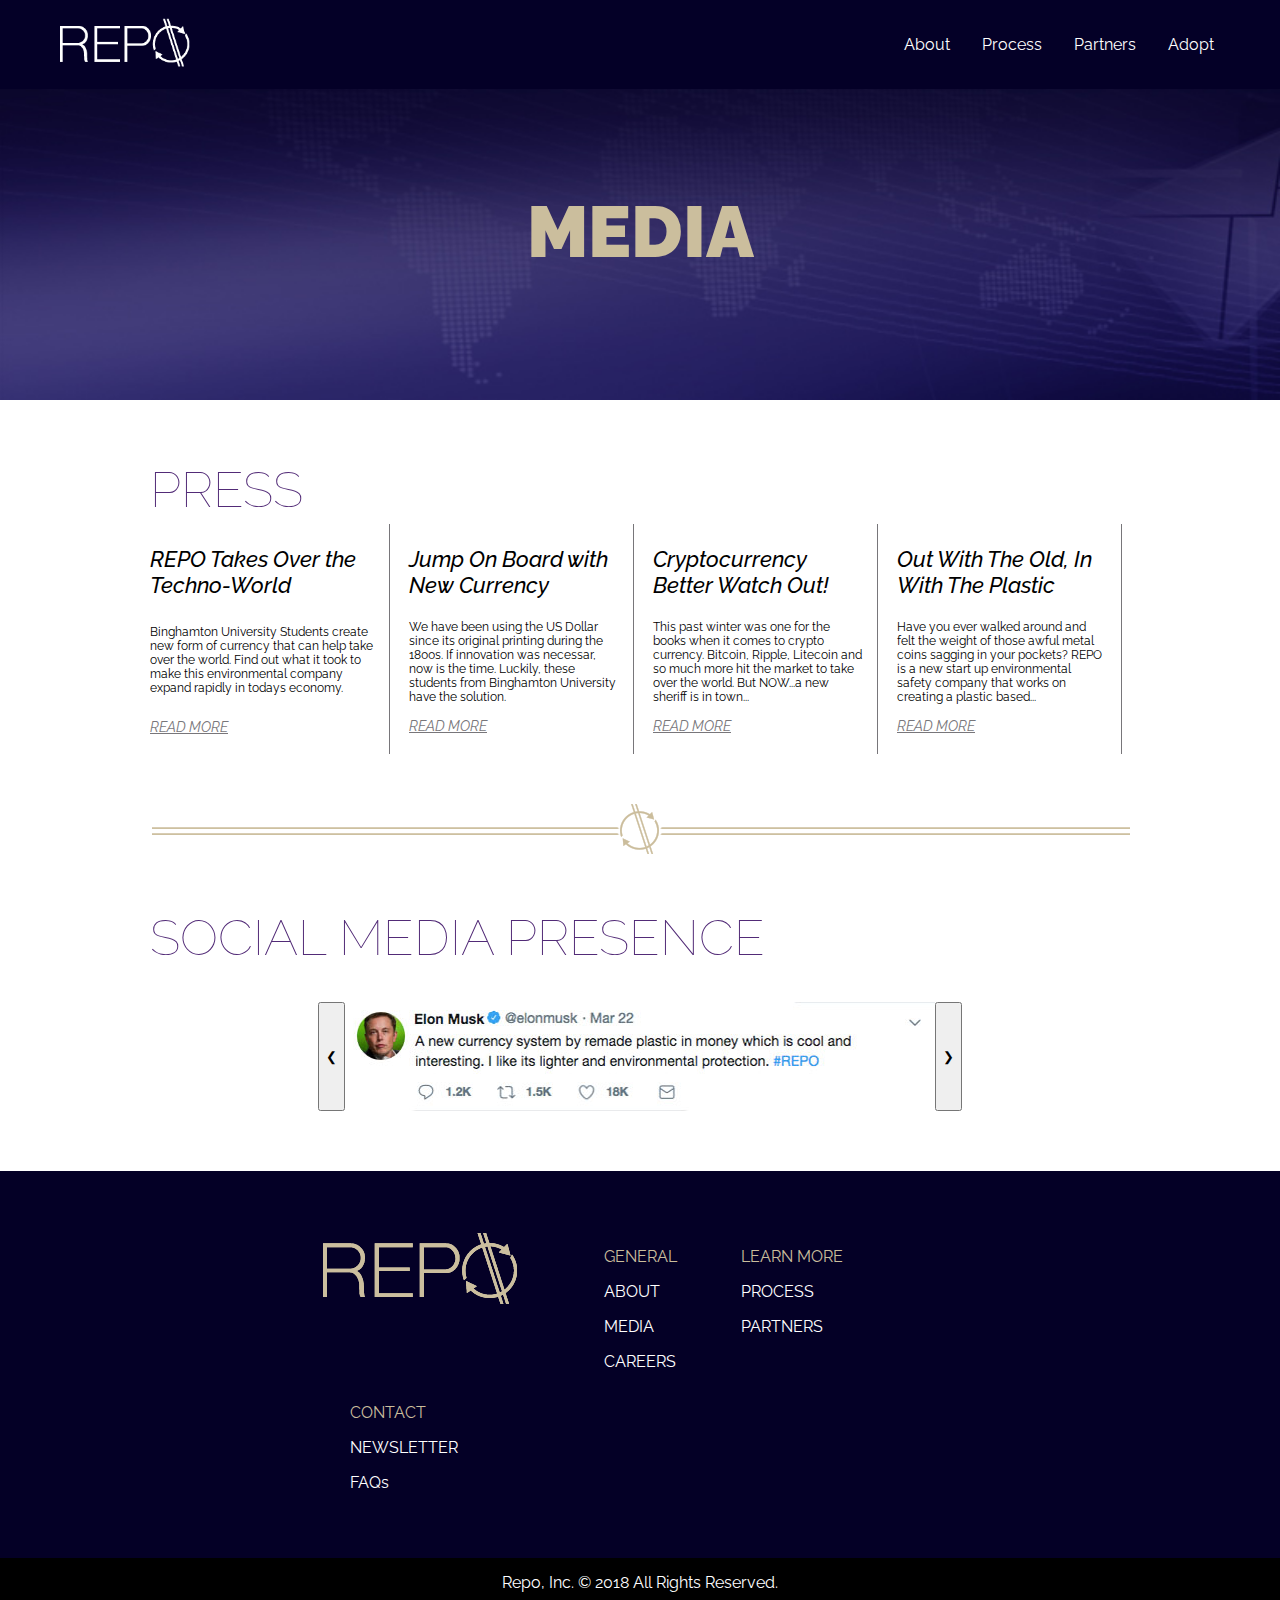
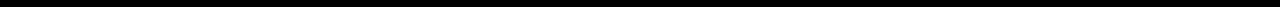
<file: media.html>
<!doctype html>

<html>
<head>
<meta charset="UTF-8">
	<title>MEDIA</title>
	<link href="https://fonts.googleapis.com/css?family=Raleway" rel="stylesheet">
	<link rel="stylesheet" href="css/media.css">
	<link rel="icon" href="images/repotab_ai/repo_tab.png">



</head>
<body>
	 <header>
		 <body>
		 	 <header>
		 		 <nav>
		 			 <div>
		 	<a href="index.html"><img src="images/logo-white.png" id="siteID"></a>
		 </div>

		 <ul>
		 	<li><a href="about.html">About</a></li>
		 	<li><a href="process.html">Process</a></li>
		 	<li><a href="partners.html">Partners</a></li>
		 	<li><a href="adopt.html">Adopt</a></li>


		 </ul>
		 </nav>

	<div id="center">
        <h1 id="big">MEDIA</h1>
        <h2></h2>
		</div>
    </header>

<main>
	<article>
		<div class="maininfo">
	<div class="content-wrap-paragraph">

<!--PRESS-->
	<div class="col_left">
			<h1 id="socialmedia" class="purple"> PRESS </h1>

			<section class="press">
				<p class="press_headline_one">REPO Takes Over the Techno-World</p>
					<p class="press_story_one">Binghamton University Students create new form of currency that can help take over the world. Find out what it took to make this environmental company expand rapidly in todays economy.</p>
						<p class="press_read_one"><a href="">READ MORE</a></p>
			</section>
			<section class="press">
				<p class="press_headline">Jump On Board with New Currency</p>
					<p class="press_story">We have been using the US Dollar since its original printing during the 1800s. If innovation was necessar, now is the time. Luckily, these students from Binghamton University have the solution.</p>
						<p class="press_read"><a href="">READ MORE</a></p>
			</section>
			<section class="press">
				<p class="press_headline">Cryptocurrency Better Watch Out!</p>
					<p class="press_story">This past winter was one for the books when it comes to crypto currency. Bitcoin, Ripple, Litecoin and so much more hit the market to take over the world. But NOW...a new sheriff is in town...</p>
						<p class="press_read"><a href="">READ MORE</a></p>
			</section>
			<section class="press">
				<p class="press_headline">Out With The Old, In With The Plastic</p>
					<p class="press_story">Have you ever walked around and felt the weight of those awful metal coins sagging in your pockets? REPO is a new start up environmental safety company that works on creating a plastic based...</p>
						<p class="press_read"><a href="">READ MORE</a></p>
			</section>

<!--END PRESS-->

						<img class="sectionimage" src="images/banner.png">
		<div class="social">
			<h1 id="press" class="purple"> SOCIAL MEDIA PRESENCE</h1>

		 <div class="social_img"	>
				<button class="w3-button w3-display-left" onclick="plusDivs(-1)">&#10094;</button>
					<img class="mySlides" src="images/social_media/post1.jpg">

					<img class="mySlides" src="images/social_media/post2.jpg">

					<img class="mySlides" src="images/social_media/post3.jpg">

					<img class="mySlides" src="images/social_media/post4.jpg">

			  		<img class="mySlides" src="images/social_media/post5.jpg">


					<button class="w3-button w3-display-right" onclick="plusDivs(+1)">&#10095;</button>

				<script>
					var slideIndex = 1;
					showDivs(slideIndex);

					function plusDivs(n) {
					  showDivs(slideIndex += n);
					}

					function showDivs(n) {
					  var i;
					  var x = document.getElementsByClassName("mySlides");
					  if (n > x.length) {slideIndex = 1}
					  if (n < 1) {slideIndex = x.length}
					  for (i = 0; i < x.length; i++) {
						 x[i].style.display = "none";
					  }
					  x[slideIndex-1].style.display = "block";
					}
			 </script>
			</div>

		</div>
		</div>
		</div>
		</div>
	</article>
</main>

<footer>
	<div class="allfooter">
			<img class="logo_footer" src="images/logo_footer.png">
	<div class="inline">
		<p class="gold_footer">GENERAL</p>
		<p class="white_footer"><a href="about.html">ABOUT</a></p>
		<p class="white_footer"><a href="media.html">MEDIA</a></p>
		<p class="white_footer"><a href="careers.html">CAREERS</a></p>
		</div>

		<div class="inline">
			<p class="gold_footer">LEARN MORE</p>
		<p class="white_footer"><a href="process.html">PROCESS</a></p>
		<p class="white_footer"><a href="partners.html">PARTNERS</a></p>
		</div>

			<div class="inline">
			<p class="gold_footer">CONTACT </p>
		<p class="white_footer"><a href="contact.html">NEWSLETTER</a></p>
		<p class="white_footer"><a href="contact.html">FAQs</a></p>
		</div>
	</div>

	<p class="copyright white_footer"> Repo, Inc. &copy; 2018 All Rights Reserved. </p>
	</footer>






</body>
</html>
</file>
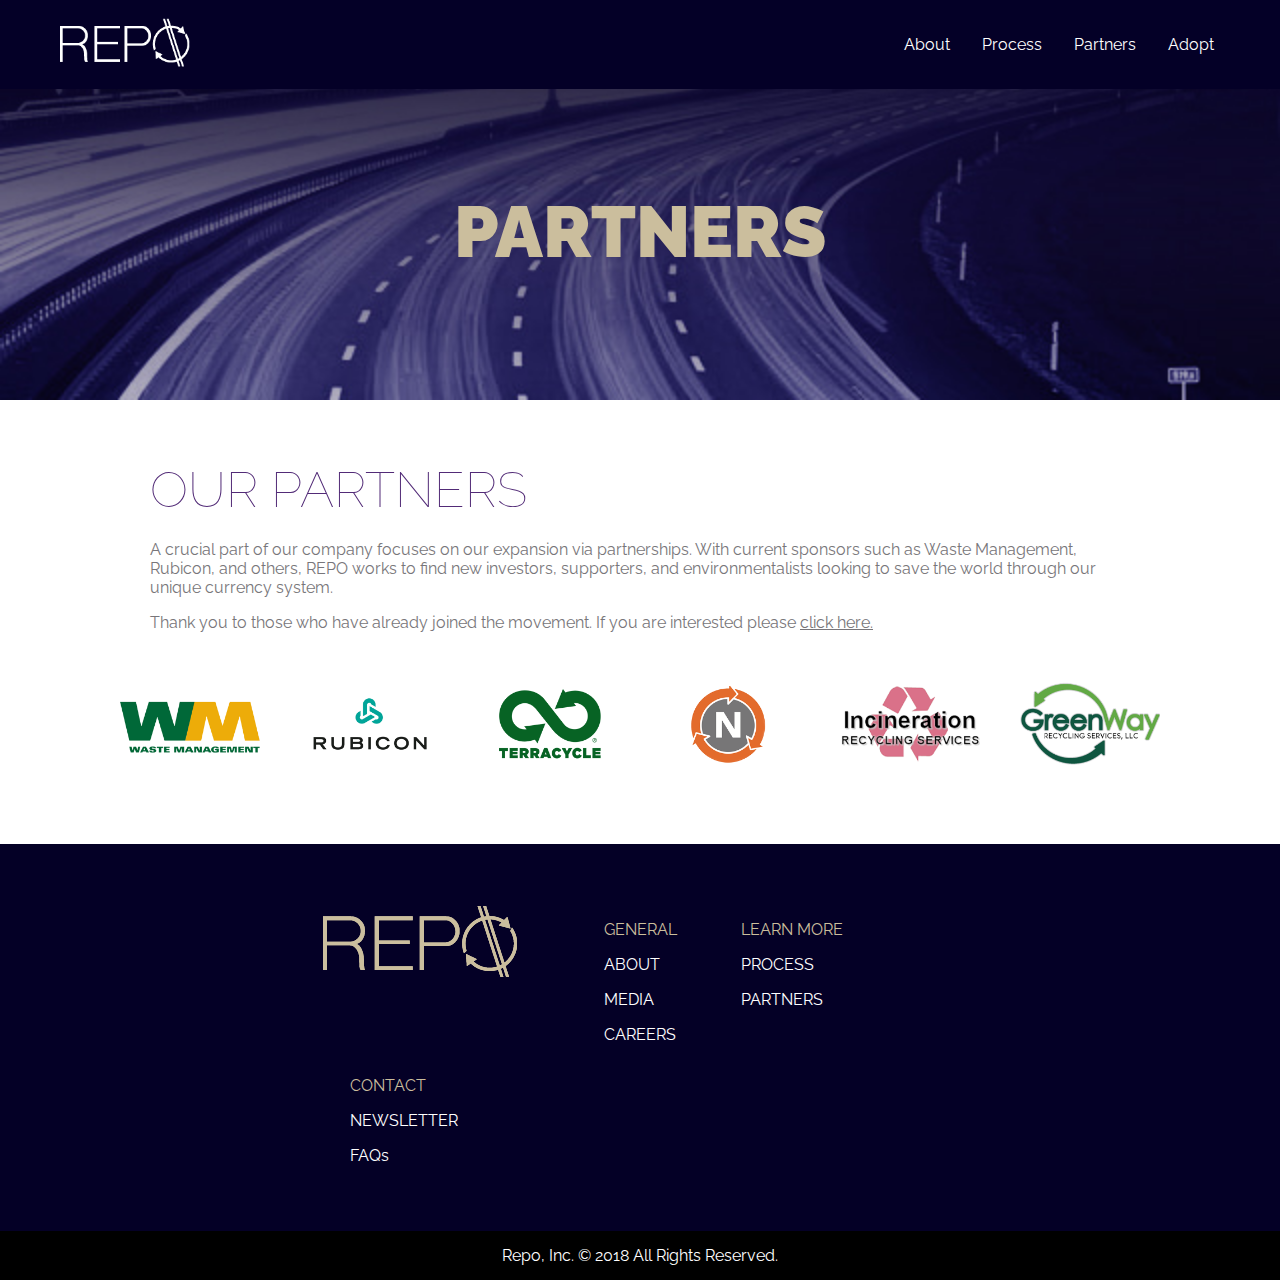
<file: partners.html>
<!doctype html>
<html>
<head>
<meta charset="UTF-8">
	<title>PARTNERS</title>
	<link href="https://fonts.googleapis.com/css?family=Raleway" rel="stylesheet">
	<link rel="stylesheet" href="css/partners.css">
	<link rel="icon" href="images/repotab_ai/repo_tab.png">


	<!--CAROUSEL-->
<link rel="stylesheet" type="text/css" href="css/carousel.css">
<style type="text/css">
	}
    html, body {
      margin: 0;
      padding: 0;
    }
    * {
      box-sizing: border-box;
    }

	.row {
		margin-bottom: -40px;
		margin-top:-69px;
		padding-top: 15px;
		padding-right: 100px;
		padding-left: 100px;
		padding-bottom: 10px;
	}
</style>



<script src="https://ajax.googleapis.com/ajax/libs/jquery/1.12.4/jquery.min.js" type="text/javascript" ></script>
<script src="https://maxcdn.bootstrapcdn.com/bootstrap/3.3.6/js/bootstrap.min.js" type="text/javascript"></script>
<script src="js/slick.js" type="text/javascript" charset="utf-8"></script>


<!--END CAROUSEL-->
	</head>
<body>
	  <header>
			<body>
	 	 	 <header>
	 	 		 <nav>
	 	 			 <div>
	 	 	<a href="index.html"><img src="images/logo-white.png" id="siteID"></a>
	 	 </div>

	 	 <ul>
	 	 	<li><a href="about.html">About</a></li>
	 	 	<li><a href="process.html">Process</a></li>
	 	 	<li><a href="partners.html">Partners</a></li>
	 	 	<li><a href="adopt.html">Adopt</a></li>


	 	 </ul>
	 	 </nav>

	<div id="center">
        <h1 id="big">PARTNERS</h1>
        <h2></h2>
		</div>
    </header>

<main>
	<section class="maininfo">
	<div class="content-wrap-paragraph">

	<div class="col_left_long">
			<h1 class="purple"> OUR PARTNERS </h1>
			<p> A crucial part of our company focuses on our expansion via partnerships.  With current sponsors such as Waste Management, Rubicon, and others, REPO works to find new investors, supporters, and environmentalists looking to save the world through our unique currency system.</p>

<p>Thank you to those who have already joined the movement. If you are interested please <a href="careers.html">click here.</a> </p>


		</div>

			<div class="col_left">


		</div>
		</div>



	</section>

<!--carousel-->
		<div class="row">
		<div class="container">
			<section class="customer-logos slider">
				<div class="slide"><img src="images/logos/1.png"></div>
				<div class="slide"><img src="images/logos/2.png"></div>
				<div class="slide"><img src="images/logos/3.png"></div>
				<div class="slide"><img src="images/logos/4.png"></div>
				<div class="slide"><img src="images/logos/5.png"></div>
				<div class="slide"><img src="images/logos/6.png"></div>
				<div class="slide"><img src="images/logos/7.png"></div>

			</section>
		</div>
	</div>

	<script type="text/javascript">
		$(document).ready(function(){
			$('.customer-logos').slick({
				slidesToShow: 6,
				slidesToScroll: 1,
				autoplay: true,
				autoplaySpeed: 1000,
				arrows: false,
				dots: false,
					pauseOnHover: false,
					responsive: [{
					breakpoint: 768,
					settings: {
						slidesToShow: 4
					}
				}, {
					breakpoint: 520,
					settings: {
						slidesToShow: 3
					}
				}]
			});
		});
	</script>


<!--carousel-->





</main>




<footer>
	<div class="allfooter">
			<img class="logo_footer" src="images/logo_footer.png">
	<div class="inline">
		<p class="gold_footer">GENERAL</p>
		<p class="white_footer"><a href="about.html">ABOUT</a></p>
		<p class="white_footer"><a href="media.html">MEDIA</a></p>
		<p class="white_footer"><a href="careers.html">CAREERS</a></p>
		</div>

		<div class="inline">
			<p class="gold_footer">LEARN MORE</p>
		<p class="white_footer"><a href="process.html">PROCESS</a></p>
		<p class="white_footer"><a href="partners.html">PARTNERS</a></p>
		</div>

			<div class="inline">
			<p class="gold_footer">CONTACT </p>
		<p class="white_footer"><a href="contact.html">NEWSLETTER</a></p>
		<p class="white_footer"><a href="contact.html">FAQs</a></p>
		</div>
	</div>

	<p class="copyright white_footer"> Repo, Inc. &copy; 2018 All Rights Reserved. </p>
	</footer>




</body>

</html>
</file>
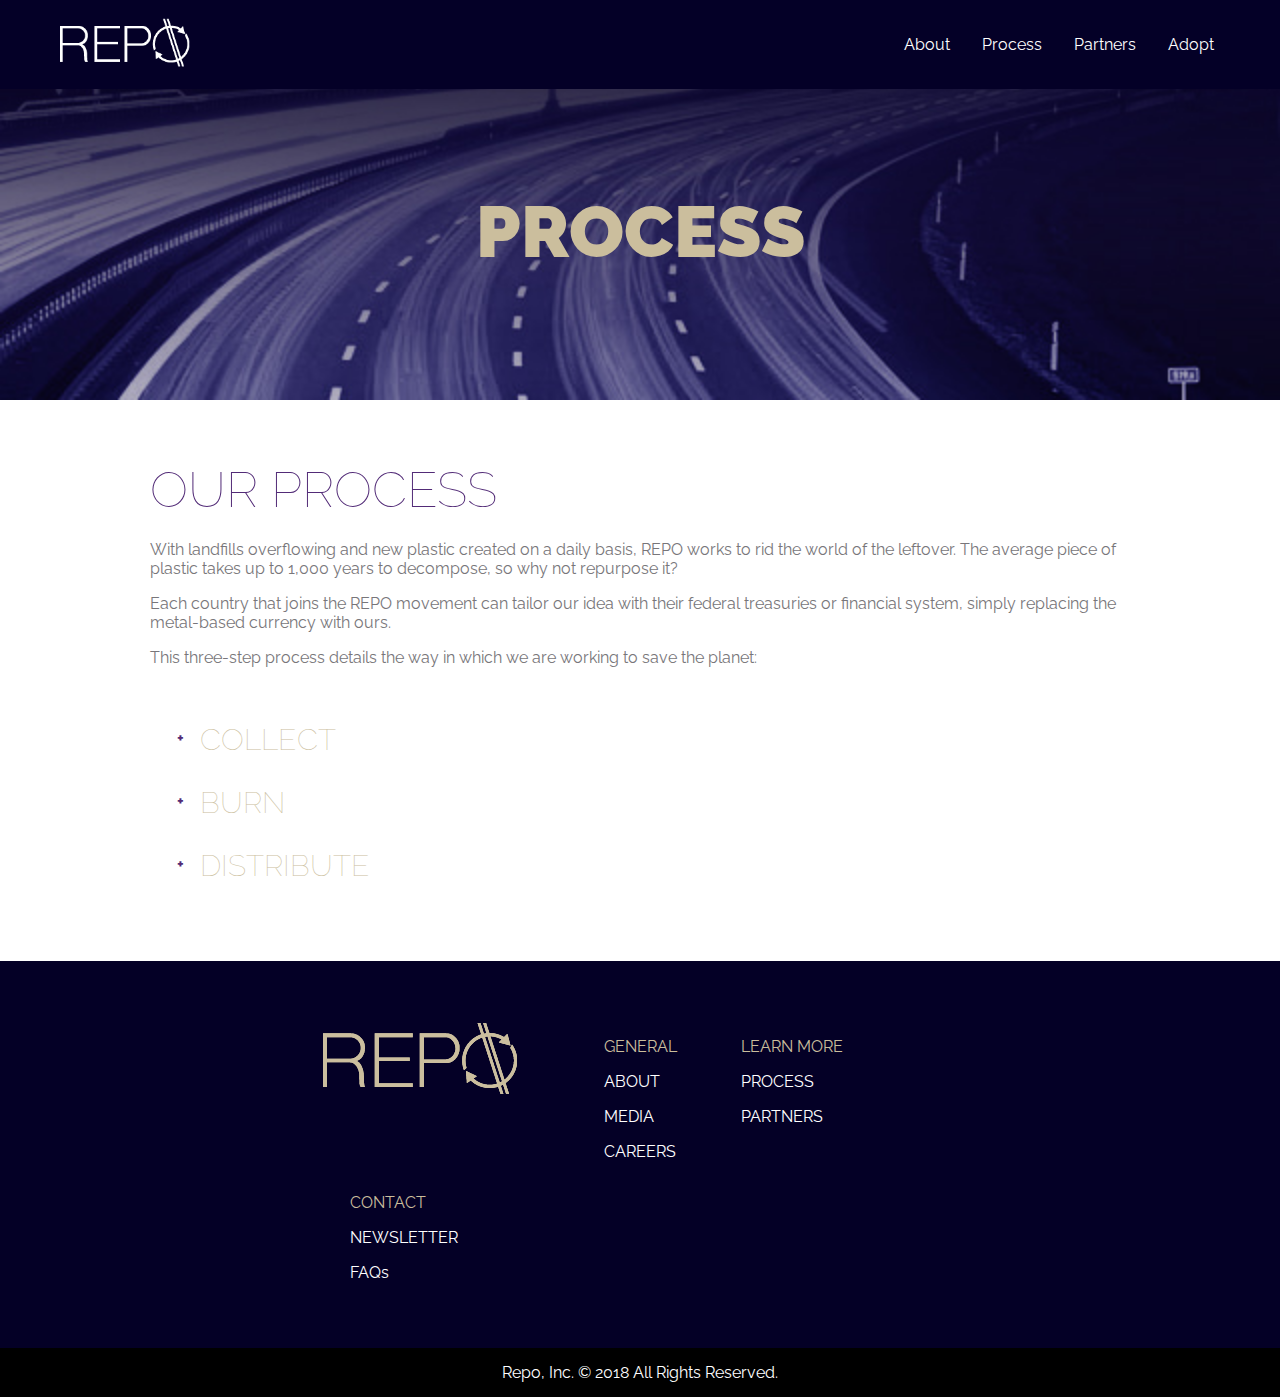
<file: process.html>
<!doctype html>
<html>
<head>
<meta charset="UTF-8">
	<title>PROCESS</title>
	<link href="https://fonts.googleapis.com/css?family=Raleway" rel="stylesheet">
	<link rel="stylesheet" href="css/process.css">
	<link rel="icon" href="images/repotab_ai/repo_tab.png">

</head>
<body>
	 <header>
		 <nav>
			 <div>
	<a href="index.html"><img src="images/logo-white.png" id="siteID"></a>
</div>

<ul>
	<li><a href="about.html">About</a></li>
	<li><a href="process.html">Process</a></li>
	<li><a href="partners.html">Partners</a></li>
	<li><a href="adopt.html">Adopt</a></li>


</ul>
</nav>
	<div id="center">
        <h1 id="big">PROCESS</h1>
        <h2></h2>
		</div>
    </header>

<main>
	<section class="maininfo">
	<div class="content-wrap-paragraph">
	<div class="col_left_long">
			<h1 class="purple"> OUR PROCESS </h1>
			<p>With landfills overflowing and new plastic created on a daily basis, REPO works to rid the world of the leftover. The average piece of plastic takes up to 1,000 years to decompose, so why not repurpose it? </p>
			<p>Each country that joins the REPO movement can tailor our idea with their federal treasuries or financial system, simply replacing the metal-based currency with ours.</p>
			<p>This three-step process details the way in which we are working to save the planet:
 			</p>
		<br>
		</div>
		</div>
	</section>


			<div class="space">


	<section class="click">
	<div class="content-wrap-paragraph">
	<div class="col_left_long">

<input class="toggle-box" id="header1" type="checkbox" >
<label for="header1"><h1 class="gold"> COLLECT </h1></label>
<div><p class="indent">Partnering with Waste Management, a global leader in the disposal industry, we work to gather plastic wherever it is found. Ocean combing, average weekly pick up, and company’s donation all leads to our resources, which create the product.</p></div>

		</div></div>
	</section>


		<section class="click">
	<div class="content-wrap-paragraph">
	<div class="col_left_long">

<input class="toggle-box" id="header2" type="checkbox" >
<label for="header2"><h1 class="gold"> BURN </h1></label>
<div><p class="indent">To reshape our material, our resources within the Environmental Protection Agency along with our partner in Ship and Shore Environmental Services, bring the shipment of plastic to facilities. Once it arrives, the material is stripped of any packaging or blemishes and loaded into an incinerator.

Before shaping each coin, corresponding countries create sample “template prototype trays” that contains all necessary etches and engravings per coin. At peak melting, the liquid is dropped into various trays, which have the correct minting pattern.

Immediately after being placed in the tray, the plastic is brought to a cool down point to form into the solid coin shape.</p></div>

		</div></div>
	</section>


			<section class="click">
	<div class="content-wrap-paragraph">
	<div class="col_left_long">

<input class="toggle-box" id="header3" type="checkbox" >
<label for="header3"><h1 class="gold"> DISTRIBUTE </h1></label>
<div><p class="indent">Working with the United Postal Service along with Fedex, our coins are brought to the corresponding country to begin to be put into circulation. The end goal being replacing the metal coins with plastic, and using the retired currency to melt down and repurpose instead of sit in landfills for centuries.
</p></div>

		</div></div>
	</section>



	</div>


	</main>

<footer>
	<div class="allfooter">
			<img class="logo_footer" src="images/logo_footer.png">
	<div class="inline">
		<p class="gold_footer">GENERAL</p>
		<p class="white_footer"><a href="about.html">ABOUT</a></p>
		<p class="white_footer"><a href="media.html">MEDIA</a></p>
		<p class="white_footer"><a href="careers.html">CAREERS</a></p>
		</div>

		<div class="inline">
			<p class="gold_footer">LEARN MORE</p>
		<p class="white_footer"><a href="process.html">PROCESS</a></p>
		<p class="white_footer"><a href="partners.html">PARTNERS</a></p>
		</div>

			<div class="inline">
			<p class="gold_footer">CONTACT </p>
		<p class="white_footer"><a href="contact.html">NEWSLETTER</a></p>
		<p class="white_footer"><a href="contact.html">FAQs</a></p>
		</div>
	</div>

	<p class="copyright white_footer"> Repo, Inc. &copy; 2018 All Rights Reserved. </p>
	</footer>


</body>
</html>
</file>
<file: css/main.css>
@charset "UTF-8";
/* CSS Document */

@font-face{
	font-family: 'Raleway', sans-serif;
}



body {
	margin: auto;
	padding: 0;
	font: 100%;
	font-family: Raleway;
}


#allfooter{
	display: block;
	width:70%;
	padding-left:0px;
	margin:0 auto;
}



html {
  box-sizing: border-box;
}
*, *:before, *:after {
  box-sizing: inherit;
}



/*HEADER
-------------------*/

header {
	background-image: url(../images/splash_home2.jpg);
	background-repeat: no-repeat;
	background-attachment: inherit;
	background-size: cover;
	height: 630px;
	width: 100%;

}

#center {
	text-align: center;
	margin: 0 auto;
	padding-top: 180px;
	color: white;
}

#big{
	font-size: 82px;
	margin:0px 50px;
	font-weight: 1000;
	color:#cbbe9d;
}

#white {
	font-color:white;
}

h1 {
	font-size: 55px;
	padding: 0;
	margin: 0;
}

h2 {
	margin-top: 20px;
	font-size:30px;
	padding: 0;

}

h3 {
	color:#cbbe9d;
	font-family: 'Raleway';
	font-weight:400;
	font-style: italic;
}

/*NAVIGATION
-------------------*/

#siteID{
	margin-left:60px;
	width:50%;
}

header{
	background-color:#040027;
	margin:0;
}

nav {
	display:flex;
	justify-content: space-between;
	background-color:#040027;
	align-items:center;
}

nav div:first-child {
	background:#040027;
}


nav div:first-child img{
	width:150px;
	padding:0;
	}

nav div:first-child h1 {
padding:0;
margin-left:90px;
text-align:left;
}



nav ul {
	list-style: none;
	padding:0;
	background-color: #040027;
	display:flex;
	align-items:center;
	flex-wrap: wrap;
	margin-right:50px;

}

	nav ul li{
		border-bottom:none;
		flex: 1 0 auto;
	}

nav ul li a {
	color:white;
	text-decoration: none;
	display:inline-block;
	padding:1.2rem 1rem;
	margin-left:0;
}

nav ul li a:hover {
	color:#cbbe9d;
}



/*MAIN INFORMATION
------------------*/

.content-wrap-paragraph {
	max-width: 1900px;
	margin: 0 auto;
	margin-right:200px;
}


.col_left {
	width: 100%;
	float: clear;
}


.maininfo {
	background-image: url(../images/silvercoins_three_five.jpg);
	overflow: hidden;
	padding:130px 500px 0px 20px;
	background-size: cover;
	height: 520px;
	margin-left:50px;
}

.maininfo_secondsection {
	overflow: auto;
	padding:135px 100px 0px 70px;
	background-image: url(../images/index_secondsection_gradient3.jpg);
	background-position: center;
	height: 520px;
	background-clip:inherit;
	background-size: cover;

}

.maininfo_thirdsection {
	background-image: url(../images/silvercoins_three_four.jpg);
	background-clip:inherit;
	background-size: cover;
	background-position: center;
	padding:130px 500px 0px 70px;
	background-size: cover;
	height: 520px;
}

.sectionimage {
	margin-bottom:20px;
	padding-top: 50px;
	padding-bottom: 50px;
}

.home_image {
	width: 45%;
	float: right;
}

p {
	color: #78767a;
}


p + h1 {
	margin-top: 50px;
}

.purple {
	color: #522b77;
	padding-bottom: 10px;
	font-weight: 500;
}

.white {
	color: white;
	padding-bottom: 10px;
	font-weight: 300;
	padding-bottom: 5px;
}

.text_secondsection{
	color: white;
	font-weight: 200;
}


.white_two {
	color: #522b77;
	padding-bottom: 5px;
	font-weight: 30;
	padding-bottom: 15px;
}

.text_thirdsection{
	color: #78767a;
}


/* button*/

.button {
	background-color: white;
	width: 250px;
	border: 1px solid #78767a;
	border-radius: 50px;
	padding: 15px;
	font-size: 16px;
	text-align: center;
	margin-top: 10px;
}

.button:hover {
	border: 1 solid #78767a;
	font-weight:600;
	background-color: #DFDFDF;
}

button a{
	text-decoration: none;
	color: #522b77
}

/*problem and solution sections*/
.problem {
	width: 480px;
	padding: 30px 0;
	border-bottom: 1px solid white;
	border-top: 1px solid white;

}

a {
	color: #78767a;
	text-decoration: underline;
}

a:hover{
	color: #522b77;
}


/*FOOTER
------------------*/

footer {
	padding: 60px 0;
	background-color: rgba(4,0,38,1.00);
	color: white;
	min-width: 100%;
}


footer ul a {
	text-decoration: none;
	font-size: 1.4 em;
	color: #cbbe9d;

}

footer ul a:hover {
	color: white;
}

.content-wrap-footer {
	margin: 0px 600px;
	width: 601px;
}

.inline{
	display: inline-block;
	vertical-align: top;
	padding: 0 30px;
}

.inline p:first-of-type{
	margin-bottom: 0px;
}

.gold_footer {
	color: #cbbe9d;
	font-weight: 700px;
}
.white_footer {
	color: white;
}

.white_footer a {
	text-decoration: none;
	color: white;
}

.logo_footer {
	padding-right: 50px;
}

.copyright {
	width:100%;
	text-align: center;
	position:absolute;
	margin-top: 50px;
	background-color: black;
	padding:15px 0px;
}
</file>
<file: css/tophigh.css>
@media only screen and (min-width: 1186px) and (max-width: 1452px) {


@charset "UTF-8";
/* CSS Document */

@font-face{
	font-family: 'Raleway', sans-serif;
}



body {
	margin: auto;
	padding: 0;
	font: 100%;
	font-family: Raleway;
}


#allfooter{
		width:60%;
		margin:auto;
		display: block;
	}



html {
  box-sizing: border-box;
}
*, *:before, *:after {
  box-sizing: inherit;
}



/*HEADER
-------------------*/

header {
	background-image: url(../images/splash_home2.jpg);
	background-repeat: no-repeat;
	background-attachment: inherit;
	background-size: cover;
	height: 630px;
	width: 100%;

}

#center {
	text-align: center;
	margin: 0 auto;
	padding-top: 180px;
	color: white;
}

#big{
	font-size: 82px;
	margin:0px 50px;
	font-weight: 1000;
	color:#cbbe9d;
}

#white {
	font-color:white;
}

h1 {
	font-size: 55px;
	padding: 0;
	margin: 0;
}

h2 {
	margin-top: 20px;
	font-size:30px;
	padding: 0;

}

h3 {
	color:#cbbe9d;
	font-family: 'Raleway';
	font-weight:400;
	font-style: italic;
}

/*NAVIGATION
-------------------*/

#siteID{
	margin-left:60px;
	width:50%;
}

header{
	background-color:#040027;
	margin:0;
}

nav {
	display:flex;
	justify-content: space-between;
	background-color:#040027;
	align-items:center;
}

nav div:first-child {
	background:#040027;
}


nav div:first-child img{
	width:150px;
	padding:0;
	}

nav div:first-child h1 {
padding:0;
margin-left:90px;
text-align:left;
}



nav ul {
	list-style: none;
	padding:0;
	background-color: #040027;
	display:flex;
	align-items:center;
	flex-wrap: wrap;
	margin-right:50px;

}

	nav ul li{
		border-bottom:none;
		flex: 1 0 auto;
	}

nav ul li a {
	color:white;
	text-decoration: none;
	display:inline-block;
	padding:1.2rem 1rem;
	margin-left:0;
}

nav ul li a:hover {
	color:#cbbe9d;
}



/*MAIN INFORMATION
------------------*/

.content-wrap-paragraph {
	max-width: 1900px;
	margin: 0 auto;
	margin-right:200px;
}


.col_left {
	width: 100%;
	float: clear;
}


.maininfo {
	background-image: url(../images/silvercoins_three_five.jpg);
	overflow: hidden;
	padding:130px 500px 0px 20px;
	background-size: cover;
	height: 520px;
	margin-left:50px;
}

.maininfo_secondsection {
	overflow: auto;
	padding:135px 100px 0px 70px;
	background-image: url(../images/index_secondsection_gradient3.jpg);
	background-position: center;
	height: 520px;
	background-clip:inherit;
	background-size: cover;

}

.maininfo_thirdsection {
	background-image: url(../images/silvercoins_three_four.jpg);
	background-clip:inherit;
	background-size: cover;
	background-position: center;
	padding:120px 500px 0px 70px;
	background-size: cover;
	height: 520px;
}

.sectionimage {
	margin-bottom:20px;
	padding-top: 50px;
	padding-bottom: 50px;
}

.home_image {
	width: 45%;
	float: right;
}

p {
	color: #78767a;
}


p + h1 {
	margin-top: 50px;
}

.purple {
	color: #522b77;
	padding-bottom: 10px;
	font-weight: 500;
}

.white {
	color: white;
	padding-bottom: 10px;
	font-weight: 300;
	padding-bottom: 5px;
}

.text_secondsection{
	color: white;
	font-weight: 200;
}


.white_two {
	color: #522b77;
	padding-bottom: 5px;
	font-weight: 30;
	padding-bottom: 15px;
}

.text_thirdsection{
	color: #78767a;
}


/* button*/

.button {
	background-color: white;
	width: 250px;
	border: 1px solid #78767a;
	border-radius: 50px;
	padding: 15px;
	font-size: 16px;
	text-align: center;
	margin-top: 10px;
}

.button:hover {
	border: 1 solid #78767a;
	font-weight:600;
	background-color: #DFDFDF;
}

button a{
	text-decoration: none;
	color: #522b77
}

/*problem and solution sections*/
.problem {
	width: 480px;
	padding: 30px 0;
	border-bottom: 1px solid white;
	border-top: 1px solid white;

}

a {
	color: #78767a;
	text-decoration: underline;
}

a:hover{
	color: #522b77;
}


/*FOOTER
------------------*/



footer {
	padding: 60px 0;
	background-color: rgba(4,0,38,1.00);
	color: white;
	min-width: 100%;
}


footer ul a {
	text-decoration: none;
	font-size: 1.4 em;
	color: #cbbe9d;

}

footer ul a:hover {
	color: white;
}

.content-wrap-footer {
	margin: 0px 600px;
	width: 601px;
}

.inline{
	display: inline-block;
	vertical-align: top;
	padding: 0 30px;
}

.inline p:first-of-type{
	margin-bottom: 0px;
}

.gold_footer {
	color: #cbbe9d;
	font-weight: 700px;
}
.white_footer {
	color: white;
}

.white_footer a {
	text-decoration: none;
	color: white;
}

.logo_footer {
	padding-right: 50px;
}

.copyright {
	width:100%;
	text-align: center;
	position:absolute;
	margin-top: 50px;
	background-color: black;
	padding:15px 0px;
}
</file>
<file: css/large.css>
@media only screen and (min-width: 813px) and (max-width: 1185px) {



h1{
  font-size:50px;
}

#big{
  font-size: 72px;

}

h2 {
	margin-top: 20px;
	font-size:30px;
	padding: 0;

}



}

/*MAIN INFORMATION
------------------*/


.content-wrap-paragraph {
	max-width: 1900px;
	margin: 0 auto;
	margin-right:100px;
}


.col_left {
	width: 100%;
	float: clear;
}


.maininfo {
	background-image: none;
	overflow: hidden;
	padding:150px 0px 0px 20px;
	background-size: cover;
	height: 520px;
}

.maininfo_secondsection {
	overflow: auto;
	padding:130px 100px 0px 70px;
	background-image: url(../images/index_secondsection_gradient3.jpg);
	background-position: center;
	height: 520px;
	background-clip:inherit;
	background-size: cover;

}

.maininfo_thirdsection {
	background-image: none;
	background-clip:inherit;
	background-size: cover;
	background-position: center;
	padding:120px 0px 0px 70px;
	background-size: cover;
	height: 520px;
}

#allfooter{
	display: block;
	width:95%;
	margin:0 auto;
}
</file>
<file: css/biggish.css>
@media only screen and (min-width:813px) and (max-width:1037px){



    #center {
    	text-align: center;
    	margin: 0 auto;
    	padding-top: 205px;
    	color: white;
    }

    #big{
    	font-size: 50px;
    	font-weight: 1000;
    	color:#cbbe9d;
    }

h2 {
  font-size:20px;

}


h1{
  font-size:50px;
}




#allfooter{
		width:90%;
		margin:auto;
		display: block;
	}
}

/*MAIN INFORMATION
------------------*/


.content-wrap-paragraph {
	max-width: 1900px;
	margin: 0 auto;
	margin-right:100px;
}


.col_left {
	width: 100%;
	float: clear;
}


.maininfo {
	background-image: none;
	overflow: hidden;
	padding:130px 0px 0px 20px;
	background-size: cover;
	height: 520px;
}

.maininfo_secondsection {
	overflow: auto;
	padding:130px 100px 0px 70px;
	background-image: url(../images/index_secondsection_gradient3.jpg);
	background-position: center;
	height: 520px;
	background-clip:inherit;
	background-size: cover;

}

.maininfo_thirdsection {
	background-image: none;
	background-clip:inherit;
	background-size: cover;
	background-position: center;
	padding:100px 0px 0px 70px;
	background-size: cover;
	height: 520px;
}
</file>
<file: css/liddy.css>
@media only screen and (min-width:726px) and (max-width:812px){



    #center {
    	text-align: center;
    	margin: 0 auto;
    	padding-top: 205px;
    	color: white;
    }

    #big{
    	font-size: 50px;
    	font-weight: 1000;
    	color:#cbbe9d;
    }

h2 {
  font-size:20px;

}


h1{
  font-size:50px;
}




#allfooter{
		width:100%;
		margin:auto;
		display: block;
	}
}

/*MAIN INFORMATION
------------------*/


.content-wrap-paragraph {
	max-width: 1900px;
	margin: 0 auto;
	margin-right:100px;
}


.col_left {
	width: 100%;
	float: clear;
}


.maininfo {
	background-image: none;
	overflow: hidden;
	padding:130px 0px 0px 20px;
	background-size: cover;
	height: 520px;
}

.maininfo_secondsection {
	overflow: auto;
	padding:130px 100px 0px 70px;
	background-image: url(../images/index_secondsection_gradient3.jpg);
	background-position: center;
	height: 520px;
	background-clip:inherit;
	background-size: cover;

}

.maininfo_thirdsection {
	background-image: none;
	background-clip:inherit;
	background-size: cover;
	background-position: center;
	padding:100px 0px 0px 70px;
	background-size: cover;
	height: 520px;
}
</file>
<file: css/medium.css>
@media only screen and (min-width:600px) and (max-width:726px){





  /*NAVIGATION
  -------------------*/
#siteID {
  padding: 20px 0;
  width:20%;
  margin:auto;
  display:block;
}
	nav {
		display:block;
		background-color:#040027;
	}

	nav div:first-child {
		background:#040027;
	}

	nav div:first-child img{
	text-align:center;
	margin:auto;
	display:block;
	}

	nav ul {
		list-style: none;
		padding:0;
		background-color: #040027;
		display:block;
		text-align:center;
		margin:auto;

	}

		nav ul li{
			width:100%;
			border-bottom: 1px solid rgba(203, 190, 157, 0.72);
		}

	nav ul li a {
		color:white;
		text-decoration: none;
		padding:1.2rem 1rem;
		margin-left:0;
	}

  nav ul li a:hover {
  	color:white;
  }


  /*HEADER
  -------------------*/
  h2 {
  	margin: 15px 40px ;
    font-weight: 400;
    font-size:20px;
  }

  #center {
  	text-align: center;
  	margin: 0 auto;
  	padding-top: 105px;
  	color: white;
  }

  #big{
  	font-size: 45px;
  	font-weight: 1000;
  	color:#cbbe9d;
  }

  h1 {
  	font-size: 37px;
  	padding: 0;
  	margin: 0;
  }


  /*MAIN INFORMATION
  ------------------*/


  .maininfo {
  	background-color: white;
    background-image: none;
  	padding:100px 0px;
    padding-right:50px;
    height:435px;
    overflow: hidden;
  }

  .maininfo_secondsection {
    overflow:hidden;
    padding:50px;
    padding-top:90px;
    height:400px;
  	background-image: url(../images/index_secondsection_gradient3.jpg);
  	background-position: center;
  	background-clip:inherit;
  	background-size: cover;
  }


  .maininfo_thirdsection {
    background-color: white;
    background-image: none;
    padding:100px 50px;
    height:475px;
    overflow: hidden;
  }

  .text_secondsection{
  	color: white;
  	font-weight: 200;
  }

  .problem {
  	width: 100%;
  	border-bottom: 1px solid white;
  	border-top: 1px solid white;
  }



  .content-wrap-paragraph {
  	max-width: 1500px;
  	margin: 0 auto;
  }

  .col_left {
  	width: 100%;
  	float: clear;
  }

  .sectionimage {
  	margin-bottom:20px;
  	padding-top: 50px;
  	padding-bottom: 50px;
  }

  .home_image {
  	width: 45%;
  	float: right;
  }

  p {
  	color: #78767a;
  }


  p + h1 {
  	margin-top: 50px;
  }

  .purple {
  	color: #522b77;
  	font-weight: 500;
  }

  .white {
  	color: white;
  	padding-bottom: 10px;
  	font-weight: 300;
  	padding-bottom: 5px;
  }

  .text_secondsection{
  	color: white;
  	font-weight: 200;
  }


  .white_two {
  	color: #522b77;
  	padding-bottom: 5px;
  	font-weight: 30;
  	padding-bottom: 15px;
  }

  .text_thirdsection{
  	color: #78767a;
  }


  /* button*/

  .button {
  	background-color: white;
  	width: 250px;
  	border: 1px solid #78767a;
  	border-radius: 50px;
  	padding: 15px;
  	font-size: 16px;
  	text-align: center;
  	margin-top: 10px;
  }

  .button:hover {
  	border: 1 solid #78767a;
  	font-weight:600;
  	background-color: #DFDFDF;
  }

  button a{
  	text-decoration: none;
  	color: #522b77
  }




    /*FOOTER
    ------------------*/

    footer {
    	padding: 60px 0;
    	background-color: rgba(4,0,38,1.00);
    	color: white;
    	min-width: 100%;
    }

    footer ul a {
    	text-decoration: none;
    	font-size: 1.4 em;
    	color: #cbbe9d;
    }

    footer ul a:hover {
    	color: white;

    }

    .content-wrap-footer {
    	margin: 0px 600px;
    	width: 100%;
    }
    .inline{
    	display: block;
      margin-left:0;
    	vertical-align: top;
      padding:0;
      text-align: center;
    }

    .inline p:first-of-type{
    	margin-bottom: 0px;
    }

    .gold_footer {
    	color: #cbbe9d;
    	font-weight:bold;
      padding-top:30px;

    }
    .white_footer {
    	color: white;

    }

    .white_footer a {
    	text-decoration: none;
    	color: white;
    }

    .allfooter {
    	width: 100%;
    	margin: auto;
    	display: block;
    }

    .logo_footer {
    padding:0;
    display:block;
    margin:auto;
    }


    .copyright {
    	width:100%;
    	text-align: center;
    	position:absolute;
    	margin-top: 50px;
    	background-color: black;
    	padding:15px 0px;
    }


  }
</file>
<file: css/middy.css>
@media only screen and (min-width:406px) and (max-width:599px){





  /*NAVIGATION
  -------------------*/
#siteID {
  padding: 20px 0;
  width:20%;
  margin:auto;
  display:block;
}
	nav {
		display:block;
		background-color:#040027;
	}

	nav div:first-child {
		background:#040027;
	}

	nav div:first-child img{
	text-align:center;
	margin:auto;
	display:block;
	}

	nav ul {
		list-style: none;
		padding:0;
		background-color: #040027;
		display:block;
		text-align:center;
		margin:auto;

	}

		nav ul li{
			width:100%;
			border-bottom: 1px solid rgba(203, 190, 157, 0.72);
		}

	nav ul li a {
		color:white;
		text-decoration: none;
		padding:1.2rem 1rem;
		margin-left:0;
	}

  nav ul li a:hover {
  	color:white;
  }


  /*HEADER
  -------------------*/
  h2 {
  	margin: 15px 40px ;
    font-weight: 400;
    font-size:20px;
  }

  #center {
  	text-align: center;
  	margin: 0 auto;
  	padding-top: 75px;
  	color: white;
  }

  #big{
  	font-size: 45px;
  	font-weight: 1000;
  	color:#cbbe9d;
  }

  h1 {
  	font-size: 37px;
  	padding: 0;
  	margin: 0;
  }


  /*MAIN INFORMATION
  ------------------*/


  .maininfo {
  	background-color: white;
    background-image: none;
  	padding-top:60px;
    padding-bottom:50px;
    padding-right:50px;
    height:430px;
    overflow: hidden;
  }

  .maininfo_secondsection {
    overflow:hidden;
    padding-top:80px;
    padding-bottom:40px;
    padding-right:50px;
    height:400px;
  	background-image: url(../images/index_secondsection_gradient3.jpg);
  	background-position: center;
  	background-clip:inherit;
  	background-size: cover;
  }


  .maininfo_thirdsection {
    background-color: white;
    background-image: none;
    padding-top:75px;
    padding-bottom:40px;
    padding-right:50px;
    height:495px;
    overflow: hidden;
  }

  .text_secondsection{
  	color: white;
  	font-weight: 200;
  }

  .problem {
  	width: 100%;
  	border-bottom: 1px solid white;
  	border-top: 1px solid white;
  }



  .content-wrap-paragraph {
  	max-width: 1500px;
  	margin: 0 auto;
  }

  .col_left {
  	width: 100%;
  	float: clear;
  }

  .sectionimage {
  	margin-bottom:20px;
  	padding-top: 50px;
  	padding-bottom: 50px;
  }

  .home_image {
  	width: 45%;
  	float: right;
  }

  p {
  	color: #78767a;
  }


  p + h1 {
  	margin-top: 50px;
  }

  .purple {
  	color: #522b77;
  	font-weight: 500;
  }

  .white {
  	color: white;
  	padding-bottom: 10px;
  	font-weight: 300;
  	padding-bottom: 5px;
  }

  .text_secondsection{
  	color: white;
  	font-weight: 200;
  }


  .white_two {
  	color: #522b77;
  	padding-bottom: 5px;
  	font-weight: 30;
  	padding-bottom: 15px;
  }

  .text_thirdsection{
  	color: #78767a;
  }


  /* button*/

  .button {
  	background-color: white;
  	width: 250px;
  	border: 1px solid #78767a;
  	border-radius: 50px;
  	padding: 15px;
  	font-size: 16px;
  	text-align: center;
  	margin-top: 10px;
  }

  .button:hover {
  	border: 1 solid #78767a;
  	font-weight:600;
  	background-color: #DFDFDF;
  }

  button a{
  	text-decoration: none;
  	color: #522b77
  }





    /*FOOTER
    ------------------*/

    footer {
    	padding: 60px 0;
    	background-color: rgba(4,0,38,1.00);
    	color: white;
    	min-width: 100%;
    }

    footer ul a {
    	text-decoration: none;
    	font-size: 1.4 em;
    	color: #cbbe9d;
    }

    footer ul a:hover {
    	color: white;

    }

    .content-wrap-footer {
    	margin: 0px 600px;
    	width: 100%;
    }
    .inline{
    	display: block;
      margin-left:0;
    	vertical-align: top;
      padding:0;
      text-align: center;
    }

    .inline p:first-of-type{
    	margin-bottom: 0px;
    }

    .gold_footer {
    	color: #cbbe9d;
    	font-weight:bold;
      padding-top:30px;

    }
    .white_footer {
    	color: white;

    }

    .white_footer a {
    	text-decoration: none;
    	color: white;
    }

    #allfooter{
    	display: block;
    	width:45%;
    	padding-left:0px;
    	margin:0 auto;
    }

    .logo_footer {
    padding:0;
    display:block;
    margin:auto;
    }


    .copyright {
    	width:100%;
    	text-align: center;
    	position:absolute;
    	margin-top: 50px;
    	background-color: black;
    	padding:15px 0px;
    }
  }
</file>
<file: css/small.css>
@media only screen and (min-width:300px) and (max-width:405px){





  /*NAVIGATION
  -------------------*/
#siteID {
  padding: 20px 0;
  width:30%;
  margin:auto;
  display:block;
}
	nav {
		display:block;
		background-color:#040027;
	}

	nav div:first-child {
		background:#040027;
	}

	nav div:first-child img{
	text-align:center;
	margin:auto;
	display:block;
	}

	nav ul {
		list-style: none;
		padding:0;
		background-color: #040027;
		display:block;
		text-align:center;
		margin:auto;

	}

		nav ul li{
			width:100%;
			border-bottom: 1px solid rgba(203, 190, 157, 0.72);
		}

	nav ul li a {
		color:white;
		text-decoration: none;
		padding:1.2rem 1rem;
		margin-left:0;
	}

  nav ul li a:hover {
  	color:white;
  }


  /*HEADER
  -------------------*/
  h2 {
  	margin: 15px 40px ;
    font-weight: 400;
    font-size:20px;
  }

  #center {
  	text-align: center;
  	margin: 0 auto;
  	padding-top: 65px;
  	color: white;
  }

  #big{
  	font-size: 45px;
  	font-weight: 1000;
  	color:#cbbe9d;
  }

  h1 {
  	font-size: 37px;
  	padding: 0;
  	margin: 0;
  }


  /*MAIN INFORMATION
  ------------------*/


  .maininfo {
  	background-color: white;
    background-image: none;
  	padding-top:63px;
    padding-bottom:50px;
    padding-right:50px;
    height:460px;
    overflow: hidden;
  }

  .maininfo_secondsection {
    overflow:hidden;
    padding-top:70px;
    padding-bottom:40px;
    padding-right:50px;
    height:440px;
  	background-image: url(../images/index_secondsection_gradient3.jpg);
  	background-position: center;
  	background-clip:inherit;
  	background-size: cover;
  }


  .maininfo_thirdsection {
    background-color: white;
    background-image: none;
    padding-top:65px;
    padding-bottom:70px;
    padding-right:50px;
    height:540px;
    overflow: hidden;
  }

  .text_secondsection{
  	color: white;
  	font-weight: 200;
  }

  .problem {
  	width: 100%;
  	border-bottom: 1px solid white;
  	border-top: 1px solid white;
  }



  .content-wrap-paragraph {
  	max-width: 1500px;
  	margin: 0 auto;
  }

  .col_left {
  	width: 100%;
  	float: clear;
  }

  .sectionimage {
  	margin-bottom:20px;
  	padding-top: 50px;
  	padding-bottom: 50px;
  }

  .home_image {
  	width: 45%;
  	float: right;
  }

  p {
  	color: #78767a;
  }


  p + h1 {
  	margin-top: 50px;
  }

  .purple {
  	color: #522b77;
  	font-weight: 500;
  }

  .white {
  	color: white;
  	padding-bottom: 10px;
  	font-weight: 300;
  	padding-bottom: 5px;
  }

  .text_secondsection{
  	color: white;
  	font-weight: 200;
  }


  .white_two {
  	color: #522b77;
  	padding-bottom: 5px;
  	font-weight: 30;
  	padding-bottom: 15px;
  }

  .text_thirdsection{
  	color: #78767a;
  }


  /* button*/

  .button {
  	background-color: white;
  	width: 250px;
  	border: 1px solid #78767a;
  	border-radius: 50px;
  	padding: 15px;
  	font-size: 16px;
  	text-align: center;
  	margin-top: 10px;
  }

  .button:hover {
  	border: 1 solid #78767a;
  	font-weight:600;
  	background-color: #DFDFDF;
  }

  button a{
  	text-decoration: none;
  	color: #522b77
  }



  /*FOOTER
  ------------------*/

  footer {
  	padding: 60px 0;
  	background-color: rgba(4,0,38,1.00);
  	color: white;
  	min-width: 100%;
  }

  footer ul a {
  	text-decoration: none;
  	font-size: 1.4 em;
  	color: #cbbe9d;
  }

  footer ul a:hover {
  	color: white;

  }

  .content-wrap-footer {
  	margin: 0px 600px;
  	width: 100%;
  }
  .inline{
  	display: block;
    margin-left:0;
  	vertical-align: top;
    padding:0;
    text-align: center;
  }

  .inline p:first-of-type{
  	margin-bottom: 0px;
  }

  .gold_footer {
  	color: #cbbe9d;
  	font-weight:bold;
    padding-top:30px;

  }
  .white_footer {
  	color: white;

  }

  .white_footer a {
  	text-decoration: none;
  	color: white;
  }

  .allfooter {
  	width: 100%;
  	margin: auto;
  	display: block;
  }

  .logo_footer {
  padding:0;
  display:block;
  margin:auto;
  }


  .copyright {
  	width:100%;
  	text-align: center;
  	position:absolute;
  	margin-top: 50px;
  	background-color: black;
  	padding:15px 0px;
  }
}
</file>
<file: css/about.css>
@charset "UTF-8";
/* CSS Document */

@font-face{
	font-family: 'Raleway', sans-serif;
}


body {
	margin: auto;
	padding: 0;
	font: 100%;
	font-family: Raleway;
}

html {
  box-sizing: border-box;
}
*, *:before, *:after {
  box-sizing: inherit;
}

/*HEADER
-------------------*/

header {
	background-image: url(../images/splash_about.jpg);
	background-repeat: no-repeat;
	background-attachment: inherit;
	background-size: cover;
	height: 400px;
}
#center {
	text-align: center;
	margin: 0 auto;
	padding-top: 100px;
	color:#cbbe9d;
}

#big{
	font-size: 72px;
	font-weight: 900;
}

h1 {
	font-size: 50px;
	padding: 0;
	margin: 0;
}

h2 {
	margin-top: 20px;
	padding: 0;

}

#headshots {
	padding-top: 30px;

}

/*NAVIGATION
-------------------*/

#siteID{
	margin-left:60px;
	width:50%;
}

header{
	background-color:#040027;
	margin:0;
}

nav {
	display:flex;
	justify-content: space-between;
	background-color:#040027;
	align-items:center;
}

nav div:first-child {
	background:#040027;
}


nav div:first-child img{
	width:150px;
	padding:0;
	}

nav div:first-child h1 {
padding:0;
margin-left:90px;
text-align:left;
}



nav ul {
	list-style: none;
	padding:0;
	background-color: #040027;
	display:flex;
	align-items:center;
	flex-wrap: wrap;
	margin-right:50px;

}

	nav ul li{
		border-bottom:none;
		flex: 1 0 auto;
	}

nav ul li a {
	color:white;
	text-decoration: none;
	display:inline-block;
	padding:1.2rem 1rem;
	margin-left:0;
}

nav ul li a:hover {
	color:#cbbe9d;
}




/*MAIN INFORMATION
------------------*/

.maininfo {
	background-color: white;
	overflow: auto;
	padding: 60px;
}

.text{
	margin-right: 100px;
}


.content-wrap-paragraph {
	max-width: 980px;
	margin: 0 auto;
}

.col_left {
	width: 980px;
	float: clear;

}

.sectionimage {
	padding-top: 50px;
	padding-bottom: 50px;
}

.home_image {
	width: 30%;
	float: right;
}


p + h1 {
	margin-top: 50px;
}

.purple {
	color: #522b77;
	font-weight: 30;
	padding-bottom: 15px;
}

#began{
}

/* button*/


.button {
	background-color: white;
	width: 320px;
	height: 55px;
	border: 1px solid #78767a;
	border-radius: 50px;
	padding: 15px;
	font-size: 16px;
	text-align: center;
	margin-top: 15px;
	display: block;
	margin: 0 auto;
}

.topbutton{
	padding-top: 25px;
}
.button:hover {
	border: 1 solid #78767a;
	font-weight:600;
	background-color: #DFDFDF;
}

button a{
	text-decoration: none;
	color: #522b77
}
p {
	color: #78767a;
}

.center{
	display: block;
	margin-left: auto;
	margin-right: auto;
	width: 75%;
}


/*FOOTER
------------------*/

.allfooter{
	width:50%;
	margin:auto;
}


footer {
	padding: 60px 0;
	background-color: rgba(4,0,38,1.00);
	color: white;
	min-width: 100%;
}


footer ul a {
	text-decoration: none;
	font-size: 1.4 em;
	color: #cbbe9d;

}

footer ul a:hover {
	color: white;
}

.content-wrap-footer {
	margin: 0px 600px;
	width: 601px;
}

.inline{
	display: inline-block;
	vertical-align: top;
	padding: 0 30px;
}

.inline p:first-of-type{
	margin-bottom: 0px;
}

.gold_footer {
	color: #cbbe9d;
	font-weight: 700px;
}
.white_footer {
	color: white;
}

.white_footer a {
	text-decoration: none;
	color: white;
}

.logo_footer {
	padding-right: 50px;
}

.copyright {
	width:100%;
	text-align: center;
	position:absolute;
	margin-top: 50px;
	background-color: black;
	padding:15px 0px;
}
</file>
<file: css/adopt.css>
@charset "UTF-8";
/* CSS Document */

@font-face{
	font-family: 'Raleway', sans-serif;
}


body {
	margin: auto;
	padding: 0;
	font: 100%;
	font-family: Raleway;
}

html {
  box-sizing: border-box;
}
*, *:before, *:after {
  box-sizing: inherit;
}

/*HEADER
-------------------*/

header {
	background-image: url(../images/splash_contact.jpg);
	background-repeat: no-repeat;
	background-attachment: inherit;
	background-size: cover;
	height: 400px;
}

#center {
	text-align: center;
	margin: 0 auto;
	padding-top: 100px;
	color:#cbbe9d;
}

#big{
	font-size: 72px;
	font-weight: 900;
}

h1 {
	font-size: 50px;
	padding: 0;
	margin: 0;
}

h2 {
	margin-top: 20px;
	padding: 0;

}

/*NAVIGATION
-------------------*/

#siteID{
	margin-left:60px;
	width:50%;
}

header{
	background-color:#040027;
	margin:0;
}

nav {
	display:flex;
	justify-content: space-between;
	background-color:#040027;
	align-items:center;
}

nav div:first-child {
	background:#040027;
}


nav div:first-child img{
	width:150px;
	padding:0;
	}

nav div:first-child h1 {
padding:0;
margin-left:90px;
text-align:left;
}



nav ul {
	list-style: none;
	padding:0;
	background-color: #040027;
	display:flex;
	align-items:center;
	flex-wrap: wrap;
	margin-right:50px;

}

	nav ul li{
		border-bottom:none;
		flex: 1 0 auto;
	}

nav ul li a {
	color:white;
	text-decoration: none;
	display:inline-block;
	padding:1.2rem 1rem;
	margin-left:0;
}

nav ul li a:hover {
	color:#cbbe9d;
}


/*MAIN INFORMATION
------------------*/

.maininfo {
	background-color: white;
	overflow: none;
	padding: 60px;
}


.content-wrap-paragraph {
	max-width: 980px;
	margin: 0 auto;


}

.col_left {
	width: 500px;
	float: clear;

}

.sectionimage {
	padding-top: 50px;
	padding-bottom: 50px;
}

.home_image {
	width: 30%;
	float: right;
}


p + h1 {
	margin-top: 50px;
}

.purple {
	color: #522b77;
	font-weight: 30;
	padding-bottom: 5px;
}

/* button*/

.button {
	background-color: white;
	width: 320px;
	height: 55px;
	border: 1px solid #78767a;
	border-radius: 50px;
	padding: 15px;
	font-size: 16px;
	text-align: center;
	margin-top: 15px;
	display: block;
	margin: 0 auto;
}

.topbutton{
	padding-top: 25px;
}

.button:hover {
	border: 1 solid #78767a;
	font-weight:600;
	background-color: #DFDFDF;
}

button a{
	text-decoration: none;
	color: #522b77
}


p {
	color: #78767a;
}

.center_crypto {
	display: block;
	margin: 0 auto;
	text-align: center;
	padding-top: 58px;
}
.cryptotext{
	padding-top: 8.5px;
}


/*FOOTER
------------------*/

.allfooter{
	width:50%;
	margin:auto;
}


footer {
	padding: 60px 0;
	background-color: rgba(4,0,38,1.00);
	color: white;
	min-width: 100%;
}


footer ul a {
	text-decoration: none;
	font-size: 1.4 em;
	color: #cbbe9d;

}

footer ul a:hover {
	color: white;
}

.content-wrap-footer {
	margin: 0px 600px;
	width: 601px;
}

.inline{
	display: inline-block;
	vertical-align: top;
	padding: 0 30px;
}

.inline p:first-of-type{
	margin-bottom: 0px;
}

.gold_footer {
	color: #cbbe9d;
	font-weight: 700px;
}
.white_footer {
	color: white;
}

.white_footer a {
	text-decoration: none;
	color: white;
}

.logo_footer {
	padding-right: 50px;
}

.copyright {
	width:100%;
	text-align: center;
	position:absolute;
	margin-top: 50px;
	background-color: black;
	padding:15px 0px;
}
</file>
<file: css/careers.css>
@charset "UTF-8";
/* CSS Document */

@font-face{
	font-family: 'Raleway', sans-serif;
}

body {
	margin: auto;
	padding: 0;
	font: 100%;
	font-family: Raleway;
}


html {
  box-sizing: border-box;
}
*, *:before, *:after {
  box-sizing: inherit;
}

/*HEADER
-------------------*/

header {
	background-image: url(../images/splash_contact.jpg);
	background-repeat: no-repeat;
	background-attachment: inherit;
	background-size: cover;
	height: 400px;
}

#center {
	text-align: center;
	margin: 0 auto;
	padding-top: 100px;
	color:#cbbe9d;
}

#big{
	font-size: 72px;
	font-weight: 900;
}

h1 {
	font-size: 50px;
	padding: 0;
	margin: 0;
}

h2 {
	margin-top: 20px;
	padding: 0;

}

/*NAVIGATION
-------------------*/

#siteID{
	margin-left:60px;
	width:50%;
}

header{
	background-color:#040027;
	margin:0;
}

nav {
	display:flex;
	justify-content: space-between;
	background-color:#040027;
	align-items:center;
}

nav div:first-child {
	background:#040027;
}


nav div:first-child img{
	width:150px;
	padding:0;
	}

nav div:first-child h1 {
padding:0;
margin-left:90px;
text-align:left;
}



nav ul {
	list-style: none;
	padding:0;
	background-color: #040027;
	display:flex;
	align-items:center;
	flex-wrap: wrap;
	margin-right:50px;

}

	nav ul li{
		border-bottom:none;
		flex: 1 0 auto;
	}

nav ul li a {
	color:white;
	text-decoration: none;
	display:inline-block;
	padding:1.2rem 1rem;
	margin-left:0;
}

nav ul li a:hover {
	color:#cbbe9d;
}


/*MAIN INFORMATION
------------------*/

.maininfo {
	background-color: white;
	overflow: auto;
	padding: 60px;
}


.content-wrap-paragraph {
	max-width: 980px;
	margin: 0 auto;

}
.sectionimage {
	padding-top: 35px;
	padding-bottom: 50px;
}

.home_image {
	width: 30%;
	float: right;
}



p + h1 {
	margin-top: 50px;
}

.purple {
	color: #522b77;
	font-weight: 30;
	padding-bottom: 5px;
}

/* button*/

.button {
	background-color: white;
	width: 320px;
	height: 55px;
	border: 1px solid #78767a;
	border-radius: 50px;
	padding: 15px;
	font-size: 16px;
	text-align: center;
	margin-top: 15px;
	display: block;
	margin: 0 auto;
}

.topbutton{
	padding-top: 25px;
}

.button:hover {
	border: 1 solid #78767a;
	font-weight:600;
	background-color: #DFDFDF;
}

button a{
	text-decoration: none;
	color: #522b77
}


p {
	color: #78767a;
}

.interns{
	width: 980px;
	padding-top: 15px;

}

.interns_paragraph {
	text-align: center;
	margin-top: 8px;
}

a {
	color: #78767a;
	text-decoration: underline;
}

a:hover{
	color: #522b77;
}

/*ACORDIAN
------------------*/

.accordion {
    color: #522b77;
    cursor: pointer;
    padding: 18px;
    width: 1000px;
    border: none;
    text-align: left;
    outline: none;
    font-size: 15px;
    transition: 0.4s;
}

.active, .accordion:hover {
    background-color: lightgrey;
}

.panel {
    padding: 0 18px;
    display: none;
    background-color: white;
    overflow: hidden;
}

a {
	text-decoration: none;
	color: #522b77;
}

a {
	color: #78767a;
	text-decoration: underline;
}

a:hover{
	color: #522b77;
}


/*FOOTER
------------------*/

.allfooter{
	width:50%;
	margin:auto;
}

footer {
	padding: 60px 0;
	background-color: rgba(4,0,38,1.00);
	color: white;
	min-width: 100%;
}


footer ul a {
	text-decoration: none;
	font-size: 1.4 em;
	color: #cbbe9d;

}

footer ul a:hover {
	color: white;
}

.content-wrap-footer {
	margin: 0px 600px;
	width: 601px;
}

.inline{
	display: inline-block;
	vertical-align: top;
	padding: 0 30px;
}

.inline p:first-of-type{
	margin-bottom: 0px;
}

.gold_footer {
	color: #cbbe9d;
	font-weight: 700px;
}
.white_footer {
	color: white;
}

.white_footer a {
	text-decoration: none;
	color: white;
}

.logo_footer {
	padding-right: 50px;
}

.copyright {
	width:100%;
	text-align: center;
	position:absolute;
	margin-top: 50px;
	background-color: black;
	padding:15px 0px;
}
</file>
<file: css/contact.css>
@charset "UTF-8";
/* CSS Document */

@font-face{
	font-family: 'Raleway', sans-serif;
}


body {
	margin: auto;
	padding: 0;
	font: 100%;
	font-family: Raleway;
}


html {
  box-sizing: border-box;
}
*, *:before, *:after {
  box-sizing: inherit;
}

/*HEADER
-------------------*/

header {
	background-image: url(../images/splash_contact.jpg);
	background-repeat: no-repeat;
	background-attachment: inherit;
	background-size: cover;
	height: 400px;
}

#center {
	text-align: center;
	margin: 0 auto;
	padding-top: 100px;
	color:#cbbe9d;
}

#big{
	font-size: 72px;
	font-weight: 900;
}

h1 {
	font-size: 50px;
	padding: 0;
	margin: 0;
}

h2 {
	margin-top: 20px;
	padding: 0;

}

/*NAVIGATION
-------------------*/

#siteID{
	margin-left:60px;
	width:50%;
}

header{
	background-color:#040027;
	margin:0;
}

nav {
	display:flex;
	justify-content: space-between;
	background-color:#040027;
	align-items:center;
}

nav div:first-child {
	background:#040027;
}


nav div:first-child img{
	width:150px;
	padding:0;
	}

nav div:first-child h1 {
padding:0;
margin-left:90px;
text-align:left;
}



nav ul {
	list-style: none;
	padding:0;
	background-color: #040027;
	display:flex;
	align-items:center;
	flex-wrap: wrap;
	margin-right:50px;

}

	nav ul li{
		border-bottom:none;
		flex: 1 0 auto;
	}

nav ul li a {
	color:white;
	text-decoration: none;
	display:inline-block;
	padding:1.2rem 1rem;
	margin-left:0;
}

nav ul li a:hover {
	color:#cbbe9d;
}




/*MAIN INFORMATION
------------------*/

.maininfo {
	background-color: white;
	overflow: auto;
	padding-right: 100px;
	padding:60px 100px 60px 155px;

}


.content-wrap-paragraph {
	max-width: 980px;
	margin: 0 auto;


}

.col_left {
	width: 500px;
	float: clear;

}

.col_left_long {
	width: 980px;
	float: clear;
	text-align: center;


}

.sectionimage {
	margin-bottom:20px;
	padding-bottom: 50px;
	margin-right: 100px;
	width: 100%;
}


.home_image {
	width: 30%;
	float: right;
}


p + h1 {
	margin-top: 50px;
}


.purple {
	color: #522b77;
	font-weight: 30;
	padding-bottom: 5px;
}


.purplehead {
	color: #522b77;
	font-weight: 30;
}


/* button*/

.button {
	background-color: white;
	width: 320px;
	height: 55px;
	border: 1px solid #78767a;
	border-radius: 50px;
	padding: 15px;
	font-size: 16px;
	text-align: center;
	margin-top: 15px;
	margin-left: 300px;
}

.button:hover {
	border: 1 solid #78767a;
	font-weight:600;
	background-color: #DFDFDF;
}

button a{
	text-decoration: none;
	color: #522b77
}

p {
	color: #78767a;
}

.p_message {
	color: #78767a;
	padding-bottom: 10px;
}

button a{
	text-decoration: none;
	color: #522b77
}

/*ACORDIAN
------------------*/

.accordion {
    color: #522b77;
    cursor: pointer;
    padding: 18px;
    width: 1000px;
    border: none;
    text-align: left;
    outline: none;
    font-size: 15px;
    transition: 0.4s;
}

.active, .accordion:hover {
    background-color: lightgrey;
}

.panel {
    padding: 0 18px;
    display: none;
    background-color: white;
    overflow: hidden;
}

a {
	color: #78767a;
	text-decoration: underline;
}

a:hover{
	color: #522b77;
}


.right_contact{
	float: right;
	margin-left: 850px;
	margin-top: -480px;
	width: 250px;
}

.title_contact {
	color: #ccbe9d;
	font-weight: bolder;
	padding-top: 10px;
	margin-bottom: -3px;
}

.answer_contact {
	border-bottom: .1px solid #78767a;
	padding-bottom: 27px;

}

.answer_contact a {
	color: #78767a;
	text-decoration: underline;
}

.answer_contact a:hover{
	color: rgba(4,0,38,1.00)
}

.newscontainer{
	overflow: auto;
	background-color: #78767a;
	padding-top: 80px;
	padding-bottom: 80px;
	margin-top: -80px;

}

#white {
	color: white;
	padding-bottom: 5px;

}

.text_news {
	color: white;
	padding-left: 15px;
	padding-right: 15px;
}

/*--------CONTACT FORM----------*/

.container {
  max-width: 400px;
  width: 100%;
}

h3, h4 {
	color: rgba(4,0,38,1.00);

}

#contact input[type="text"],
#contact input[type="email"],
#contact input[type="tel"],
#contact input[type="url"],
#contact textarea,
#contact button[type="submit"] {
  font: 400 12px/16px "raleway", Helvetica, Arial, sans-serif;
}

#contact {
  background: white;
  margin: 0 0;
}

#contact h3 {
  display: block;
  font-size: 30px;
  font-weight: 300;
  margin-bottom: 10px;
}

#contact h4 {
  margin: 5px 0 15px;
  display: block;
  font-size: 13px;
  font-weight: 400;
}

fieldset {
  border: medium none !important;
  margin: 0 0 10px;
  min-width: 100%;
  padding: 0;
  width: 100%;
}

#contact input[type="text"],
#contact input[type="email"],
#contact input[type="tel"],
#contact input[type="url"],
#contact textarea {
  width: 100%;
  border: 1px solid #ccc;
  background: #FFF;
  margin: 0;
  padding: 10px;
}

#contact input[type="text"]:hover,
#contact input[type="email"]:hover,
#contact input[type="tel"]:hover,
#contact input[type="url"]:hover,
#contact textarea:hover {
  -webkit-transition: border-color 0.3s ease-in-out;
  -moz-transition: border-color 0.3s ease-in-out;
  transition: border-color 0.3s ease-in-out;
  border: 1px solid #cbbe9d;
}

#contact textarea {
  height: 100px;
  max-width: 100%;
  resize: none;
}

#contact button[type="submit"] {
  cursor: pointer;
  width: 100%;
  border: none;
  background: #522b77;
  color: #FFF;
  margin: 0 0 5px;
  padding: 10px;
  font-size: 15px;
}

#contact button[type="submit"]:hover {
  background: rgba(4,0,38,1.00);
  -webkit-transition: background 0.3s ease-in-out;
  -moz-transition: background 0.3s ease-in-out;
  transition: background-color 0.3s ease-in-out;
}

#contact button[type="submit"]:active {
  box-shadow: inset 0 1px 3px rgba(0, 0, 0, 0.5);
}

.copyright {
  text-align: center;
}

#contact input:focus,
#contact textarea:focus {
  outline: 0;
  border: 1px solid #cbbe9d;
}

::-webkit-input-placeholder {
  color: #888;
}

:-moz-placeholder {
  color: #888;
}

::-moz-placeholder {
  color: #888;
}

:-ms-input-placeholder {
  color: #888;
}

/*NEWSLETTER*/



.container_email {
  max-width: 450px;
  width: 100%;
}

/*email newsletter form*/
input[type=text] {
    width: 430px;
    padding: 12px 20px;
    margin: 8px 0;
    box-sizing: border-box;
    border: 3px solid #ccc;
    -webkit-transition: 0.5s;
    transition: 0.5s;
    outline: none;
	font-size: 15px;
	font-family: raleway;
}

input[type=text]:focus {
    border: 3px solid #522b77;
}

.bottom {
	padding-top: 20px;
}
/*email newsletter form*/
h3, h4 {
	color: rgba(4,0,38,1.00);

}

#email input[type="text"],
#email input[type="email"],
#email input[type="tel"],
#email input[type="url"],
#email textarea,
#email button[type="submit"] {
  font: 400 12px/16px "raleway", Helvetica, Arial, sans-serif;
}

#email {
  background: white;
  padding: 25px;
  margin: 0 0;
}

#email h3 {
  display: block;
  font-size: 30px;
  font-weight: 300;
  margin-bottom: 10px;
}

#email h4 {
  margin: 5px 0 15px;
  display: block;
  font-size: 13px;
  font-weight: 400;
}

fieldset {
  border: medium none !important;
  margin: 0 0 10px;
  min-width: 100%;
  padding: 0;
  width: 100%;
}

#email input[type="text"],
#email input[type="email"],
#email input[type="tel"],
#email input[type="url"],
#email textarea {
  width: 100%;
  border: 1px solid #ccc;
  background: #FFF;
  margin: 0;
  padding: 10px;
}

#email input[type="text"]:hover,
#email input[type="email"]:hover,
#email input[type="tel"]:hover,
#email input[type="url"]:hover,
#email textarea:hover {
  -webkit-transition: border-color 0.3s ease-in-out;
  -moz-transition: border-color 0.3s ease-in-out;
  transition: border-color 0.3s ease-in-out;
  border: 1px solid #cbbe9d;
}

#email textarea {
  height: 100px;
  max-width: 100%;
  resize: none;
}

#email button[type="submit"] {
  cursor: pointer;
  width: 100%;
  border: none;
  background: rgba(4,0,38,1.00);
  color: #FFF;
  margin: 0 0 5px;
  padding: 10px;
  font-size: 15px;
}

#email button[type="submit"]:hover {
  background: rgba(4,0,38,1.00);
  -webkit-transition: background 0.3s ease-in-out;
  -moz-transition: background 0.3s ease-in-out;
  transition: background-color 0.3s ease-in-out;
}

#email button[type="submit"]:active {
  box-shadow: inset 0 1px 3px rgba(0, 0, 0, 0.5);
}

.copyright {
  text-align: center;
}

#email input:focus,
#email textarea:focus {
  outline: 0;
  border: 1px solid #cbbe9d;
}

::-webkit-input-placeholder {
  color: #888;
}

:-moz-placeholder {
  color: #888;
}

::-moz-placeholder {
  color: #888;
}

:-ms-input-placeholder {
  color: #888;
}



/*FOOTER
------------------*/

.allfooter{
	width:50%;
	margin:auto;
}


footer {
	padding: 60px 0;
	background-color: rgba(4,0,38,1.00);
	color: white;
	min-width: 100%;
}


footer ul a {
	text-decoration: none;
	font-size: 1.4 em;
	color: #cbbe9d;

}

footer ul a:hover {
	color: white;
}

.content-wrap-footer {
	margin: 0px 600px;
	width: 601px;
}

.inline{
	display: inline-block;
	vertical-align: top;
	padding: 0 30px;
}

.inline p:first-of-type{
	margin-bottom: 0px;
}

.gold_footer {
	color: #cbbe9d;
	font-weight: 700px;
}
.white_footer {
	color: white;
}

.white_footer a {
	text-decoration: none;
	color: white;
}

.logo_footer {
	padding-right: 50px;
}

.copyright {
	width:100%;
	text-align: center;
	position:absolute;
	margin-top: 50px;
	background-color: black;
	padding:15px 0px;
}
</file>
<file: css/funding.css>
@charset "UTF-8";
/* CSS Document */

@font-face{
	font-family: 'Raleway', sans-serif;
}


body {
	margin: auto;
	padding: 0;
	font: 100%;
	font-family: Raleway;
	min-width: 1200px;
}

html {
  box-sizing: border-box;
}
*, *:before, *:after {
  box-sizing: inherit;
}

/*HEADER
-------------------*/

header {
	background-image: url(../images/splash_contact.jpg);
	background-repeat: no-repeat;
	background-attachment: inherit;
	background-size: cover;
	height: 400px;
}

#center {
	text-align: center;
	margin: 0 auto;
	padding-top: 200px;
	color:#cbbe9d;
}

#big{
	font-size: 72px;
	font-weight: 900;
}

h1 {
	font-size: 50px;
	padding: 0;
	margin: 0;
}

h2 {
	margin-top: 20px;
	padding: 0;

}

/*NAVIGATION
-------------------*/

.bg_color {
	background-color: rgba(4,0,38,1.00);
	position: fixed;
	width: 100%;
	height: 100px;

}

nav {
	width: 100%;
}

nav ul {
	list-style: none;
	display: flex;
	width: 100%;
}

ul {
}

nav ul li {
	padding: 0 7px;
	margin: 0;
}

nav ul a {
	text-decoration: none;
	font-size: 1.4 em;
	color: #cbbe9d;
}

nav ul a:hover {
	color: white;

}

.menu {
	position: fixed;
	margin: 0 auto;
	height: 86px;
}

.menu_top a {
	color: white;

}

.menu_top a:hover{
	color: #cbbe9d;
}

.menu_top {
	color: white;
	margin-top: -80px;
	margin-left: 1075px;
	font-size: 18px;
	font-weight: 600;
}

.menu_bottom {
	margin-top: -10px;
	margin-left: 1000px;
	font-size: 14px;
	font-weight: 100px;
	color: white;
}

.siteid {
	float: left;
	width: 175px;
	padding-left: 37px;
	padding-top: 20px;
}

.tag {
	margin-left: 193px;
	margin-top: 28px;
	font-size: 18px;
}




/*MAIN INFORMATION
------------------*/

.maininfo {
	background-color: white;
	overflow: auto;
	padding: 60px;
}


.content-wrap-paragraph {
	max-width: 980px;
	margin: 0 auto;


}

.col_left {
	width: 500px;
	float: clear;

}

.sectionimage {
	margin-bottom:20px;
	padding-top: 50px;
	padding-bottom: 50px;
}

.home_image {
	width: 30%;
	float: right;
}


p + h1 {
	margin-top: 50px;
}

.purple {
	color: #522b77;
	font-weight: 30;
	padding-bottom: 5px;
}

/* button*/

.button {
	background-color: white;
	width: 250px;
	border: 1px solid #78767a;
	border-radius: 50px;
	padding: 15px;
	font-size: 16px;
	text-align: center;
	margin-top: 10px;
}

.button:hover {
	border: 1 solid #78767a;
	font-weight:600;
	background-color: #DFDFDF;
}

button a{
	text-decoration: none;
	color: #522b77
}

p {
	color: #78767a;
}

.sponsors {
	display: block;
	margin-left: 600px;
	margin-top: -200px;
	width: 90%;
}

a {
	color: #78767a;
	text-decoration: underline;
}

a:hover{
	color: #522b77;
}


/*FOOTER
------------------*/

.allfooter{
	width:50%;
	margin:auto;
}


footer {
	padding: 60px 0;
	background-color: rgba(4,0,38,1.00);
	color: white;
	width: 100%;


}

footer ul a {
	text-decoration: none;
	font-size: 1.4 em;
	color: #cbbe9d;
}

footer ul a:hover {
	color: white;

}

.content-wrap-footer {
	margin: 0px 600px;
	width: 601px;
}
.inline{
	display: inline-block;
	vertical-align: top;
	padding: 0 30px;
}
.inline p:first-of-type{
	margin-bottom: 0px;
}

.copyright {
	width: 100%;
	text-align: center;
	position:absolute;
	margin-top: 50px;
	background-color: black;
	padding:15px 0px;


}
.gold_footer {
	color: #cbbe9d;
	font-weight: 700px;
}
.white_footer {
	color: white;
}

.white_footer a {
	text-decoration: none;
	color: white;
}

.allfooter {
	width: 760px;
	margin: auto;
	display: block;
}

.logo_footer {
	padding-right: 50px;
	padding-left: 30px;
}
</file>
<file: css/media.css>
@charset "UTF-8";
/* CSS Document */

@font-face{
	font-family: 'Raleway', sans-serif;
}


body {
	margin: auto;
	padding: 0;
	font: 100%;
	font-family: Raleway;
}

body {
	margin: 0;
	font: 100%;
	font-family: Raleway;
}

html {
  box-sizing: border-box;
}
*, *:before, *:after {
  box-sizing: inherit;
}

/*HEADER
-------------------*/

header {
	background-image: url(../images/splash_contact.jpg);
	background-repeat: no-repeat;
	background-attachment: inherit;
	background-size: cover;
	height: 400px;
}
#center {
	text-align: center;
	margin: 0 auto;
	padding-top: 100px;
	color:#cbbe9d;
}

#big{
	font-size: 72px;
	font-weight: 900;
}

#content-wrap-header {
	max-width: 980px;
	margin: 0 auto;
	padding-top: 180px;
	height: 480px;
	color: white;
}

h1 {
	font-size: 50px;
	padding: 0;
	margin: 0;
}

h2 {
	margin-top: 20px;
	padding: 0;

}

/*NAVIGATION
-------------------*/

#siteID{
	margin-left:60px;
	width:50%;
}

header{
	background-color:#040027;
	margin:0;
}

nav {
	display:flex;
	justify-content: space-between;
	background-color:#040027;
	align-items:center;
}

nav div:first-child {
	background:#040027;
}


nav div:first-child img{
	width:150px;
	padding:0;
	}

nav div:first-child h1 {
padding:0;
margin-left:90px;
text-align:left;
}



nav ul {
	list-style: none;
	padding:0;
	background-color: #040027;
	display:flex;
	align-items:center;
	flex-wrap: wrap;
	margin-right:50px;

}

	nav ul li{
		border-bottom:none;
		flex: 1 0 auto;
	}

nav ul li a {
	color:white;
	text-decoration: none;
	display:inline-block;
	padding:1.2rem 1rem;
	margin-left:0;
}

nav ul li a:hover {
	color:#cbbe9d;
}


/*MAIN INFORMATION
------------------*/

.maininfo {
	background-color: white;
	overflow: auto;
	padding: 60px;
}

article {
}

.content-wrap-paragraph {
	max-width: 980px;
	margin: 0 auto;
}

.col_left {
	width: 980px;
	float: clear;
}

.home_image {
	width: 30%;
	float: right;
}


p + h1 {
	margin-top: 50px;
}

.sectionimage {
	padding-top: 50px;
	padding-bottom: 50px;
}

.purple {
	color: #522b77;
	font-weight: 30;
	padding-bottom: 5px;
}

/* button*/

.button {
	background-color: white;
	width: 250px;
	border: 1px solid black;
	border-radius: 50px;
	padding: 15px;
	font-size: 16px;
	text-align: center;
	margin-top: 10px;
}

.button:hover {
	color: #78767a;
}

p {
	color: #78767a;
}

.press {
	display: inline-block;
	vertical-align: top;
	flex: auto;
	width: 240px;
	border-right: 1px solid #78767a;
	height: 230px;

}

.press_headline {
	font-family: "Raleway";
	color: black;
	font-style: oblique;
	font-size: 22px;
	font-weight:500;
	padding-bottom: 5px;
	padding: 0 15px;
}

.press_headline_one {
	font-family: "Raleway";
	color: black;
	font-style: oblique;
	font-size: 22px;
	font-weight:500;
	padding-bottom: 5px;
	padding-right: 15px;
}

.press_story {
	font-family: "Raleway";
	color: black;
	font-size: 12px;
	padding-bottom: 10px;
	padding: 0 15px;
}

.press_story_one {
	font-family: "Raleway";
	color: black;
	font-size: 12px;
	padding-bottom: 10px;
	padding-right: 15px;
}

.press_read {
	font-family: "Raleway";
	color: dimgray;
	font-style: italic;
	font-size: 14px;
	padding: 0 15px;

}

.press_read_one {
	font-family: "Raleway";
	color: dimgray;
	font-style: italic;
	font-size: 14px;
	padding-right: 15px;

}


/*SOCIAL JAVA*/
.social {
	width: 100%;
}

.social_img {
	align-content: stretch;
	display: flex;
	justify-content: center;
	padding-top: 30px;
}

.mySlides {

}

a {
	color: #78767a;
	text-decoration: underline;
}

a:hover{
	color: #522b77;
}


/*end social*/




/*FOOTER
------------------*/

.allfooter{
	width:50%;
	margin:auto;
}

footer {
	padding: 60px 0;
	background-color: rgba(4,0,38,1.00);
	color: white;
	min-width: 100%;
}


footer ul a {
	text-decoration: none;
	font-size: 1.4 em;
	color: #cbbe9d;

}

footer ul a:hover {
	color: white;
}

.content-wrap-footer {
	margin: 0px 600px;
	width: 601px;
}

.inline{
	display: inline-block;
	vertical-align: top;
	padding: 0 30px;
}

.inline p:first-of-type{
	margin-bottom: 0px;
}

.gold_footer {
	color: #cbbe9d;
	font-weight: 700px;
}
.white_footer {
	color: white;
}

.white_footer a {
	text-decoration: none;
	color: white;
}

.logo_footer {
	padding-right: 50px;
}

.copyright {
	width:100%;
	text-align: center;
	position:absolute;
	margin-top: 50px;
	background-color: black;
	padding:15px 0px;
}
</file>
<file: css/partners.css>
@charset "UTF-8";
/* CSS Document */

@font-face{
	font-family: 'Raleway', sans-serif;
}


body {
	margin: 0;
	font: 100%;
	font-family: Raleway;
}

html {
  box-sizing: border-box;
}
*, *:before, *:after {
  box-sizing: inherit;
	font-family: Raleway;
}

/*HEADER
-------------------*/

header {
	background-image: url(../images/splash_about.jpg);
	background-repeat: no-repeat;
	background-attachment: inherit;
	background-size: cover;
	height: 400px;
	font-family: raleway;
}
#center {
	text-align: center;
	margin: 0 auto;
	padding-top: 100px;
	color:#cbbe9d;
}

#big{
	font-size: 72px;
	font-weight: 900;
		font-family: raleway;

}

#content-wrap-header {
	max-width: 980px;
	margin: 0 auto;
	padding-top: 180px;
	height: 480px;
	color: white;
}

h1 {
	font-size: 50px;
	padding: 0;
	margin: 0;
}

h2 {
	margin-top: 20px;
	padding: 0;

}
/*NAVIGATION
-------------------*/

#siteID{
	margin-left:60px;
	width:50%;
}

header{
	background-color:#040027;
	margin:0;
}

nav {
	display:flex;
	justify-content: space-between;
	background-color:#040027;
	align-items:center;
}

nav div:first-child {
	background:#040027;
}


nav div:first-child img{
	width:150px;
	padding:0;
	}

nav div:first-child h1 {
padding:0;
margin-left:90px;
text-align:left;
}



nav ul {
	list-style: none;
	padding:0;
	background-color: #040027;
	display:flex;
	align-items:center;
	flex-wrap: wrap;
	margin-right:50px;

}

	nav ul li{
		border-bottom:none;
		flex: 1 0 auto;
	}

nav ul li a {
	color:white;
	text-decoration: none;
	display:inline-block;
	padding:1.2rem 1rem;
	margin-left:0;
}

nav ul li a:hover {
	color:#cbbe9d;
}






/*MAIN INFORMATION
------------------*/

.maininfo {
	background-color: white;
	overflow: auto;
	padding: 60px;
}


.content-wrap-paragraph {
	max-width: 980px;
	margin: 0 auto;


}

.col_left {
	width: 980px;
	float: clear;

}

.sectionimage {
	margin-bottom:20px;
	padding-top: 50px;
	padding-bottom: 50px;
}

.home_image {
	width: 30%;
	float: right;
}


p + h1 {
	margin-top: 50px;
}

.purple {
	color: #522b77;
	font-weight: 30;
	padding-bottom: 5px;
}


/* button*/

.button {
	background-color: white;
	width: 250px;
	border: 1px solid #522b77;
	border-radius: 50px;
	padding: 15px;
	font-size: 16px;
	text-align: center;
	margin-top: 10px;
	color: #522b77
}

.button:hover {
	color: #78767a;
	border: 1px solid #78767a;
}

p {
	color: #78767a;
}

a {
	color: #78767a;
	text-decoration: underline;
}

a:hover{
	color: #522b77;
}



/*FOOTER
------------------*/

.allfooter{
	width:50%;
	margin:auto;
}


footer {
	margin-top:80px;
	padding: 60px 0;
	background-color: rgba(4,0,38,1.00);
	color: white;
	min-width: 100%;
}


footer ul a {
	text-decoration: none;
	font-size: 1.4 em;
	color: #cbbe9d;

}

footer ul a:hover {
	color: white;
}

.content-wrap-footer {
	margin: 0px 600px;
	width: 601px;
}

.inline{
	display: inline-block;
	vertical-align: top;
	padding: 0 30px;
}

.inline p:first-of-type{
	margin-bottom: 0px;
}

.gold_footer {
	color: #cbbe9d;
	font-weight: 700px;
}
.white_footer {
	color: white;
}

.white_footer a {
	text-decoration: none;
	color: white;
}

.logo_footer {
	padding-right: 50px;
}

.copyright {
	width:100%;
	text-align: center;
	position:absolute;
	margin-top: 50px;
	background-color: black;
	padding:15px 0px;
}
</file>
<file: css/process.css>
@charset "UTF-8";
/* CSS Document */

@font-face{
	font-family: 'Raleway', sans-serif;
}

body {
	margin: auto;
	padding: 0;
	font: 100%;
	font-family: Raleway;
}

html {
  box-sizing: border-box;
}mai
*, *:before, *:after {
  box-sizing: inherit;
}

/*HEADER
-------------------*/

header {
	background-image: url(../images/splash_about.jpg);
	background-repeat: no-repeat;
	background-attachment: inherit;
	background-size: cover;
	height: 400px;
}
#center {
	text-align: center;
	margin: 0 auto;
	padding-top: 100px;
	color:#cbbe9d;
}

#big{
	font-size: 72px;
	font-weight: 900;
}

#content-wrap-header {
	max-width: 980px;
	margin: 0 auto;
	padding-top: 180px;
	height: 480px;
	color: white;
}

h1 {
	font-size: 50px;
	padding: 0;
	margin: 0;
}

h2 {
	margin-top: 20px;
	padding: 0;

}


/*NAVIGATION
-------------------*/

#siteID{
	margin-left:60px;
	width:50%;
}

header{
	background-color:#040027;
	margin:0;
}

nav {
	display:flex;
	justify-content: space-between;
	background-color:#040027;
	align-items:center;
}

nav div:first-child {
	background:#040027;
}


nav div:first-child img{
	width:150px;
	padding:0;
	}

nav div:first-child h1 {
padding:0;
margin-left:90px;
text-align:left;
}



nav ul {
	list-style: none;
	padding:0;
	background-color: #040027;
	display:flex;
	align-items:center;
	flex-wrap: wrap;
	margin-right:50px;

}

	nav ul li{
		border-bottom:none;
		flex: 1 0 auto;
	}

nav ul li a {
	color:white;
	text-decoration: none;
	display:inline-block;
	padding:1.2rem 1rem;
	margin-left:0;
}

nav ul li a:hover {
	color:#cbbe9d;
}







/*MAIN INFORMATION
------------------*/

.maininfo {
	background-color: white;
	overflow: auto;
	padding-top:60px;
}


.content-wrap-paragraph {
	max-width: 980px;
	margin: 0 auto;


}

.col_left_long {
	width: 980px;
	float: clear;

}

.col_left {
	width: 500px;
	float: clear;

}


.home_image {
	width: 30%;
	float: right;
}


p + h1 {
	margin-top: 50px;
}

.purple {
	color: #522b77;
	font-weight: 30;
	padding-bottom: 5px;
}

/* button*/

.button {
	background-color: white;
	width: 250px;
	border: 1px solid black;
	border-radius: 50px;
	padding: 15px;
	font-size: 16px;
	text-align: center;
	margin-top: 10px;
}

.button:hover {
	color: #78767a;
}

p {
	color: #78767a;
}

.graphics{
	position: absolute;
	left: 700px;
	top: 1320px;
	width: 450px;

}



/*FOOTER
------------------*/

.allfooter{
	width:50%;
	margin:auto;
}


footer {
	padding: 60px 0;
	background-color: rgba(4,0,38,1.00);
	color: white;
	min-width: 100%;
	margin-top:80px;
}


footer ul a {
	text-decoration: none;
	font-size: 1.4 em;
	color: #cbbe9d;

}

footer ul a:hover {
	color: white;
}

.content-wrap-footer {
	margin: 0px 600px;
	width: 601px;
}

.inline{
	display: inline-block;
	vertical-align: top;
	padding: 0 30px;
}

.inline p:first-of-type{
	margin-bottom: 0px;
}

.gold_footer {
	color: #cbbe9d;
	font-weight: 700px;
}
.white_footer {
	color: white;
}

.white_footer a {
	text-decoration: none;
	color: white;
}

.logo_footer {
	padding-right: 50px;
}

.copyright {
	width:100%;
	text-align: center;
	position:absolute;
	margin-top: 50px;
	background-color: black;
	padding:15px 0px;
}





/*toggle box look*/
.click {
	padding-top: 27px;
}
.space {
	padding-top: 25px;
	margin-left: 30px;
	margin-top: -30px;
}
.gold {
	color: #cbbe9d;
	font-size: 30px;
	font-weight: 30;
}

.indent {
	margin-left: 35px;
	margin-bottom: -10px;
}




/*toggle box*/

.toggle-box {
  display: none;
}

.toggle-box + label {
  cursor: pointer;
  display: block;
  font-weight: bold;
  line-height: 31px;
  margin-bottom: 5px;
  color:#212121;
}

/*text hidden*/
.toggle-box + label + div {
  display: none;
  margin-bottom: 10px;
}

.toggle-box:checked + label + div {
  display: block;
}

.toggle-box + label:before {
/*  background-color: grey;
*/  -webkit-border-radius: 10px;
  -moz-border-radius: 10px;
  border-radius: 10px;
  color: #522b77;
  content: "+";
  display: block;
  float: left;
  font-weight: bold;
  height: 50px;
  line-height: 30px;
  margin-right: 5px;
  text-align: center;
  width: 30px;
}

.toggle-box:checked + label:before {
  content: "\2212";
}
</file>
<file: css/carousel.css>
/* Slider */
.slick-slide {
    margin: 0px 20px;
}

.slick-slide img {
    width: 100%;
	
}

.slick-slider
{
    position: relative;
    display: block;
    box-sizing: border-box;
    -webkit-user-select: none;
    -moz-user-select: none;
    -ms-user-select: none;
            user-select: none;
    -webkit-touch-callout: none;
    -khtml-user-select: none;
    -ms-touch-action: pan-y;
        touch-action: pan-y;
    -webkit-tap-highlight-color: transparent;
}

.slick-list
{
    position: relative;
    display: block;
    overflow: hidden;
    margin: 0;
    padding: 0;
	
}
.slick-list:focus
{
    outline: none;
}
.slick-list.dragging
{
    cursor: pointer;
    cursor: hand;
}

.slick-slider .slick-track,
.slick-slider .slick-list
{
    -webkit-transform: translate3d(0, 0, 0);
       -moz-transform: translate3d(0, 0, 0);
        -ms-transform: translate3d(0, 0, 0);
         -o-transform: translate3d(0, 0, 0);
            transform: translate3d(0, 0, 0);
}

.slick-track
{
    position: relative;
    top: 0;
    left: 0;
    display: block;
}
.slick-track:before,
.slick-track:after
{
    display: table;
    content: '';
}
.slick-track:after
{
    clear: both;
}
.slick-loading .slick-track
{
    visibility: hidden;
}

.slick-slide
{
    display: none;
    float: left;
    height: 100%;
    min-height: 1px;
	
}
[dir='rtl'] .slick-slide
{
    float: right;
}
.slick-slide img
{
    display: block;
}
.slick-slide.slick-loading img
{
    display: none;
}
.slick-slide.dragging img
{
    pointer-events: none;
}
.slick-initialized .slick-slide
{
    display: block;
}
.slick-loading .slick-slide
{
    visibility: hidden;
}
.slick-vertical .slick-slide
{
    display: block;
    height: auto;
    border: 1px solid transparent;

}
.slick-arrow.slick-hidden {
    display: none;
}
</file>
